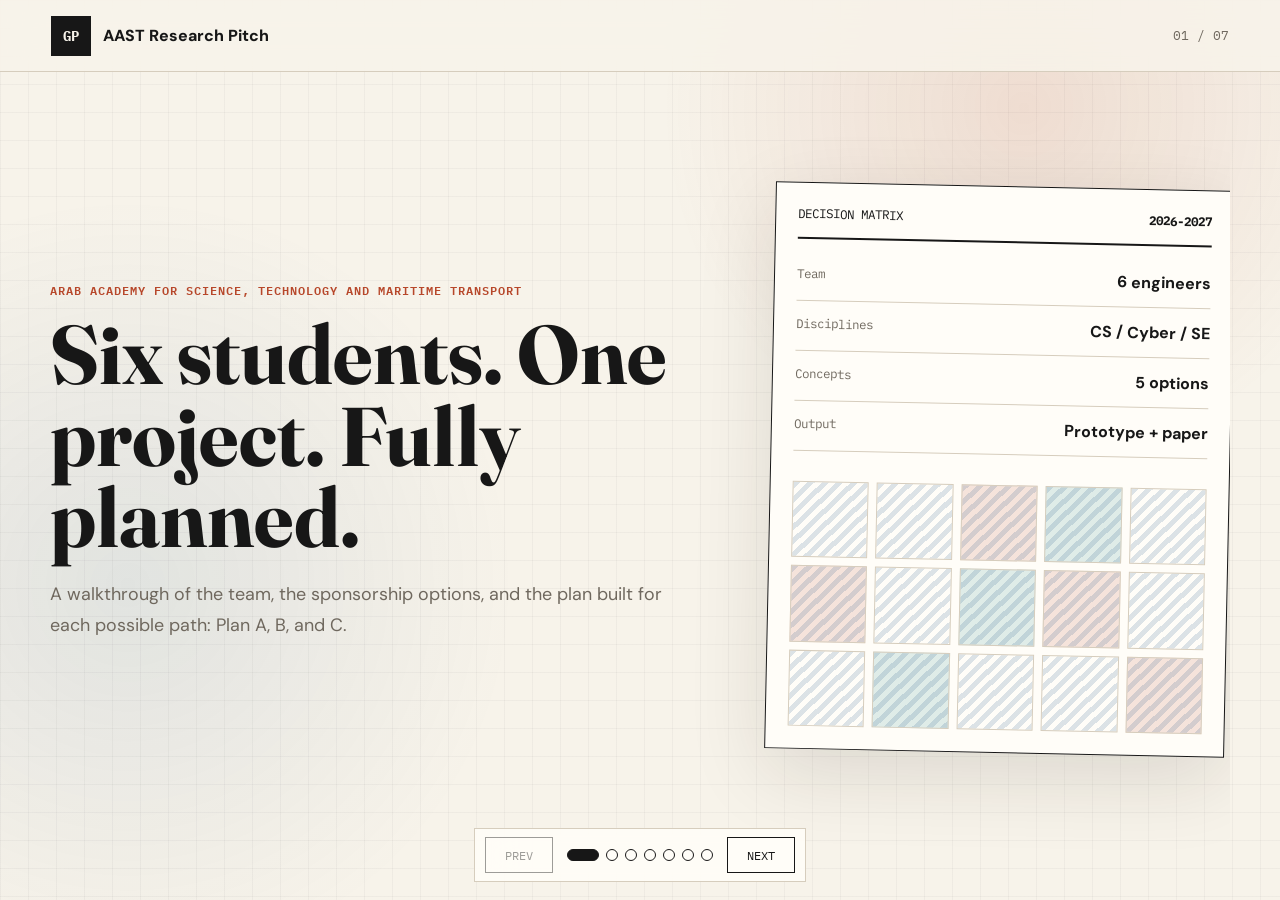
<file: index.html>
<!DOCTYPE html>
<html lang="en">
<head>
  <meta charset="UTF-8" />
  <meta name="viewport" content="width=device-width, initial-scale=1.0" />
  <meta name="description" content="AAST Graduation Project 2026 slide deck - six engineers, three execution paths, and a research-ready pitch." />
  <meta property="og:title" content="AAST GP 2026 - Slide Deck" />
  <meta property="og:description" content="A graduation project pitch by six AAST engineers." />
  <meta property="og:type" content="website" />
  <meta name="twitter:card" content="summary_large_image" />
  <title>AAST GP 2026 - Slide Deck</title>
  <link rel="preconnect" href="https://fonts.googleapis.com" />
  <link rel="preconnect" href="https://fonts.gstatic.com" crossorigin />
  <link href="https://fonts.googleapis.com/css2?family=DM+Sans:wght@400;500;700;800&family=Fraunces:opsz,wght@9..144,700;9..144,800&family=IBM+Plex+Mono:wght@400;500;600&display=swap" rel="stylesheet" />
  <link rel="stylesheet" href="style.css" />
</head>
<body class="deck-body">
  <a class="skip-link" href="#slide-title-0">Skip to slide content</a>
  <header class="site-header deck-header">
    <a class="brand" href="index.html" aria-label="AAST GP 2026 slide deck">
      <span class="brand-mark">GP</span>
      <span>AAST Research Pitch</span>
    </a>
    <div class="deck-counter" aria-live="polite"><span id="slide-current">01</span> / <span id="slide-total">07</span></div>
  </header>

  <main class="deck" id="deck" aria-live="polite">
    <section class="slide active" data-title="Opening">
      <div class="slide-copy">
        <p class="kicker">Arab Academy for Science, Technology and Maritime Transport</p>
        <h1 id="slide-title-0">Six students. One project. Fully planned.</h1>
        <p class="hero-lede">A walkthrough of the team, the sponsorship options, and the plan built for each possible path: Plan A, B, and C.</p>
      </div>
      <div class="decision-board" aria-label="Pitch summary">
        <div class="board-top">
          <span>Decision Matrix</span>
          <strong>2026-2027</strong>
        </div>
        <div class="matrix-lines">
          <div><span>Team</span><strong>6 engineers</strong></div>
          <div><span>Disciplines</span><strong>CS / Cyber / SE</strong></div>
          <div><span>Concepts</span><strong>5 options</strong></div>
          <div><span>Output</span><strong>Prototype + paper</strong></div>
        </div>
        <div class="signal-grid" aria-hidden="true">
          <span></span><span></span><span></span><span></span><span></span>
          <span></span><span></span><span></span><span></span><span></span>
          <span></span><span></span><span></span><span></span><span></span>
        </div>
      </div>
    </section>

    <section class="slide" data-title="Team">
      <div class="slide-copy wide">
        <p class="kicker">01 - The Team</p>
        <h2>Who’s building this.</h2>
        <p class="hero-lede">Three disciplines, one team, enough range to cover engineering, security, and process.</p>
      </div>
      <div class="people-grid deck-people deck-people-minimal">
        <article class="person-card minimal"><div class="member-mark mark-blue">AA</div><div><p class="member-name">Abdullah Ashraf</p><span class="member-major badge-cs">Computer Science</span><div class="link-row"><a href="https://github.com/0Abdullah0Ashraf0" target="_blank" rel="noopener noreferrer">GitHub</a><a href="https://www.linkedin.com/in/abdullah-ashraf-767b112ba/" target="_blank" rel="noopener noreferrer">LinkedIn</a></div></div></article>
        <article class="person-card minimal"><div class="member-mark mark-red">AE</div><div><p class="member-name">Ahmed Ehab</p><span class="member-major badge-cyber">Cybersecurity</span><div class="link-row"><a href="https://github.com/Ahmed0Ehab2405" target="_blank" rel="noopener noreferrer">GitHub</a><a href="https://www.linkedin.com/in/ahmedehab2405/" target="_blank" rel="noopener noreferrer">LinkedIn</a></div></div></article>
        <article class="person-card minimal"><div class="member-mark mark-blue">AM</div><div><p class="member-name">Ahmed Morsy</p><span class="member-major badge-cs">Computer Science</span><div class="link-row"><a href="https://github.com/AHMED-MORSI28" target="_blank" rel="noopener noreferrer">GitHub</a><a href="https://www.linkedin.com/in/ahmedmorsi0/" target="_blank" rel="noopener noreferrer">LinkedIn</a></div></div></article>
        <article class="person-card minimal"><div class="member-mark mark-violet">MS</div><div><p class="member-name">Mahmoud Samer</p><span class="member-major badge-se">Software Engineering</span><div class="link-row"><a href="https://github.com/MahmoudSamerAli" target="_blank" rel="noopener noreferrer">GitHub</a><a href="https://www.linkedin.com/in/mahmoud-samer/" target="_blank" rel="noopener noreferrer">LinkedIn</a></div></div></article>
        <article class="person-card minimal"><div class="member-mark mark-red">MH</div><div><p class="member-name">Mark Hany</p><span class="member-major badge-cyber">Cybersecurity</span><div class="link-row"><a href="https://www.linkedin.com/in/mark-h-morris-03238133b/" target="_blank" rel="noopener noreferrer">LinkedIn</a></div></div></article>
        <article class="person-card minimal"><div class="member-mark mark-teal">OH</div><div><p class="member-name">Omar Hossam</p><span class="member-major badge-cs">Computer Science</span><div class="link-row"><a href="https://github.com/4awmy" target="_blank" rel="noopener noreferrer">GitHub</a><a href="https://www.linkedin.com/in/omar-hossam-4awmy/" target="_blank" rel="noopener noreferrer">LinkedIn</a></div></div></article>
      </div>
    </section>

    <section class="slide" data-title="Supervision">
      <div class="slide-copy wide">
        <p class="kicker">02 - Academic Supervision</p>
        <h2>Working with <span class="highlight-text">Dr. Mahmoud Shawky</span>.</h2>
        <p class="hero-lede placeholder">[Add 2–3 lines here: his relevant expertise, courses he's taught you, or past graduation projects he's supervised.]</p>
        <div class="divider"></div>
        <p class="hero-lede">Whichever company ends up sponsoring the technical side, the academic backbone — research rigor, methodology, and the final paper — stays under his supervision.</p>
      </div>
    </section>

    <section class="slide" data-title="Sponsorship">
      <div class="slide-copy wide">
        <p class="kicker">03 - Sponsorship Landscape</p>
        <h2>Who could fund this.</h2>
        <p class="hero-lede">One path hands us the idea. The rest ask us to bring our own.</p>
      </div>
      <div class="table-wrap deck-grid sponsor-table">
        <div class="trow head">
          <div class="tcell">Company</div>
          <div class="tcell">What they give</div>
          <div class="tcell">What we need</div>
        </div>
        <div class="trow highlight">
          <div class="tcell"><span class="company-brand"><img class="company-logo" src="company%20logos/images%20(2).png" alt="Siemens logo" /><span class="co-name">Siemens</span></span><span class="badge badge-select">Selection</span></div>
          <div class="tcell">Full project idea + technical support</div>
          <div class="tcell">Pass the team interview</div>
        </div>
        <div class="trow">
          <div class="tcell"><span class="company-brand"><img class="company-logo" src="company%20logos/images%20(1).png" alt="Ejada logo" /><span class="co-name">Ejada</span></span><span class="badge badge-open">Open</span></div>
          <div class="tcell">Sponsorship</div>
          <div class="tcell">Bring our own idea</div>
        </div>
        <div class="trow">
          <div class="tcell"><span class="company-brand"><img class="company-logo" src="company%20logos/raya_tech_sa_logos.jpeg" alt="RAYA Tech logo" /><span class="co-name">RAYA Tech</span></span><span class="badge badge-open">Open</span></div>
          <div class="tcell">Sponsorship</div>
          <div class="tcell">Bring our own idea</div>
        </div>
        <div class="trow">
          <div class="tcell"><span class="company-brand"><img class="company-logo" src="company%20logos/shj.png" alt="Microsoft logo" /><span class="co-name">Microsoft</span></span><span class="badge badge-open">Open</span></div>
          <div class="tcell">Sponsorship</div>
          <div class="tcell">Bring our own idea</div>
        </div>
        <div class="trow">
          <div class="tcell"><span class="company-brand"><img class="company-logo" src="company%20logos/images.png" alt="Synapse Analytics logo" /><span class="co-name">Synapse</span></span><span class="badge badge-open">Possible</span></div>
          <div class="tcell">Sponsorship</div>
          <div class="tcell">Bring our own idea</div>
        </div>
      </div>
    </section>

    <section class="slide" id="plans" data-title="Plan">
      <div class="slide-copy wide">
        <p class="kicker">04 - Our Plan</p>
        <h2>Three paths, one outcome.</h2>
        <p class="hero-lede">We're not betting everything on one company saying yes.</p>
      </div>
      <div class="plan-grid deck-grid">
        <article class="plan-card selected"><span>Plan A</span><h3>Siemens track</h3><p>Pass the Siemens interviews as a team. If accepted, we get the project idea and full technical support.</p></article>
        <article class="plan-card"><span>Plan B</span><h3>Own idea + sponsor</h3><p>We brainstorm an original idea and pitch it for sponsorship from Ejada, RAYA Tech, Microsoft, or Synapse.</p></article>
        <article class="plan-card"><span>Plan C</span><h3>Independent build</h3><p>If no sponsorship comes through, we execute our own idea independently.</p></article>
      </div>
      <div class="constant-note">Constant: a working prototype and research paper on the project.</div>
    </section>

    <section class="slide" data-title="Timeline">
      <div class="slide-copy wide">
        <p class="kicker">05 - Timeline</p>
        <h2>Where each milestone lands.</h2>
      </div>
      <div class="timeline-flow deck-grid">
        <div class="timeline-card"><span>01</span><h3>Siemens interview</h3><p>Selection gate.</p></div>
        <div class="timeline-card"><span>02</span><h3>Decision checkpoint</h3><p>Pick the next track.</p></div>
        <div class="timeline-card"><span>03</span><h3>Own idea lock</h3><p>Freeze the concept we can pitch.</p></div>
        <div class="timeline-card"><span>04</span><h3>Sponsor outreach</h3><p>Target Ejada, RAYA Tech, Microsoft, Synapse.</p></div>
        <div class="timeline-card"><span>05</span><h3>Research build</h3><p>Paper, prototype, and execution start together.</p></div>
      </div>
      <div class="timeline-foot">If Siemens does not select us, the path moves cleanly into Plan B with no reset of the project structure.</div>
    </section>

    <section class="slide ideas-slide" data-title="Ideas">
      <div class="slide-copy wide">
        <p class="kicker">06 - Our Project Ideas</p>
        <h2>Five concepts. Any one of them is buildable.</h2>
        <p class="hero-lede">The final direction depends on the sponsorship path, but the concept set stays fixed and ranked.</p>
      </div>
      <div class="idea-grid deck-ideas">
        <a class="idea-card blue" href="idea-5.html">
          <span>01</span>
          <h3>StudyX</h3>
          <p>A structured revision workspace that turns notes, PDFs, and recordings into summaries, flashcards, and quizzes.</p>
        </a>
        <a class="idea-card green" href="idea-2.html">
          <span>02</span>
          <h3>Local LLM &amp; RAG for University</h3>
          <p>A campus knowledge assistant grounded in university policies, course catalogs, and academic documents.</p>
        </a>
        <a class="idea-card red" href="idea-1.html">
          <span>03</span>
          <h3>Local AI Agent for SMBs</h3>
          <p>A private on-premise assistant for small businesses that need automation without sending data off-site.</p>
        </a>
        <a class="idea-card green" href="idea-4.html">
          <span>04</span>
          <h3>AI Immune System</h3>
          <p>An imaging assistant for anomaly detection and classification in blood cell imagery.</p>
        </a>
        <a class="idea-card violet" href="SamiEE_Smart_Glove_Presentation.html">
          <span>05</span>
          <h3>Sami'ee (سميع)</h3>
          <p>Sign-to-Egyptian-Arabic hardware that translates gestures into text and speech.</p>
        </a>
      </div>
    </section>

  </main>

  <nav class="deck-controls" aria-label="Slide controls">
    <button class="deck-button" id="prev-slide" type="button" aria-label="Previous slide">Prev</button>
    <div class="dot-nav" id="dot-nav" aria-label="Slide list"></div>
    <button class="deck-button" id="next-slide" type="button" aria-label="Next slide">Next</button>
  </nav>

  <script src="script.js"></script>
</body>
</html>
</file>
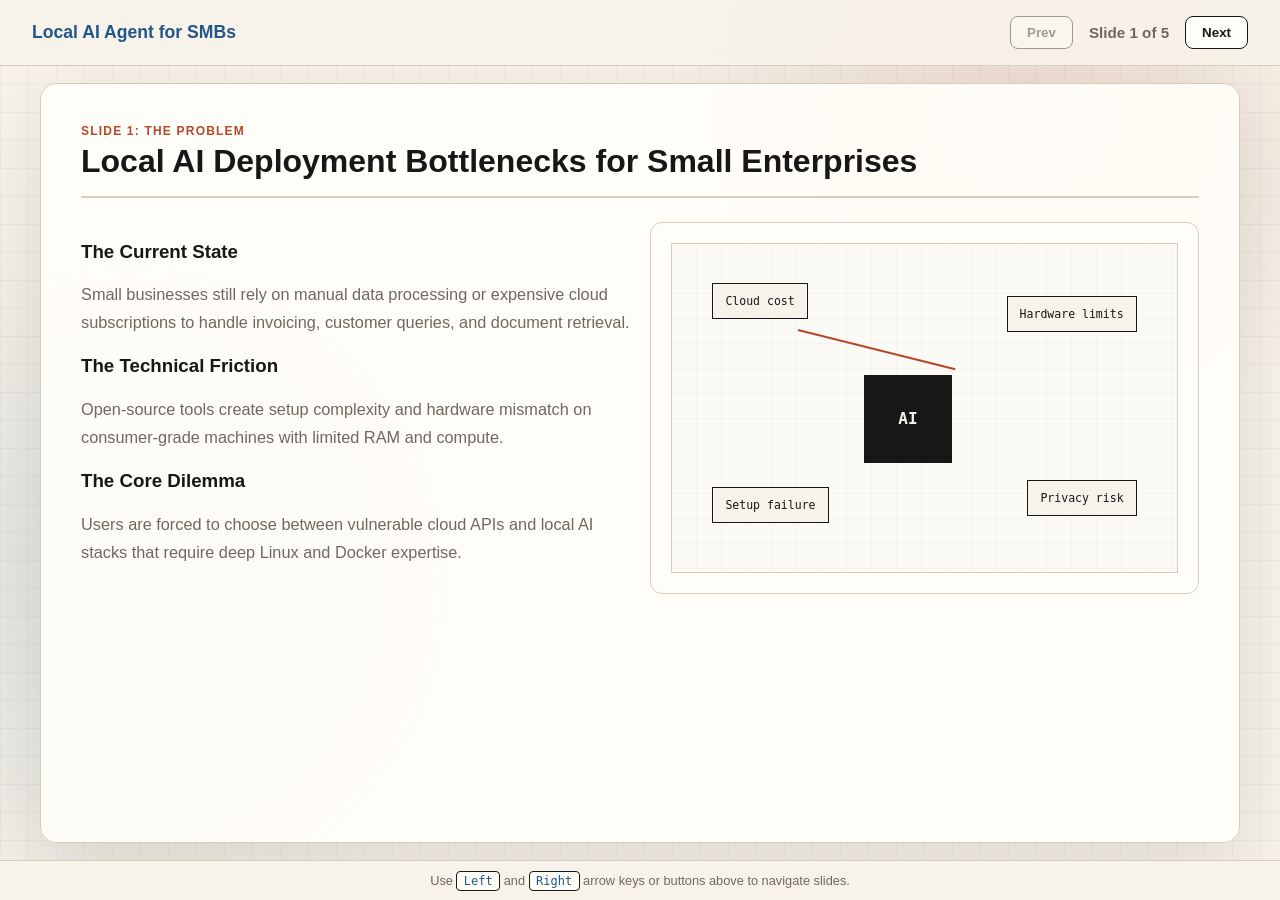
<file: idea-1.html>
<!DOCTYPE html>
<html lang="en">
<head>
  <meta charset="UTF-8" />
  <meta name="viewport" content="width=device-width, initial-scale=1.0" />
  <meta name="description" content="Local AI Agent for SMBs - AAST graduation project concept." />
  <title>Local AI Agent for SMBs - AAST GP 2026</title>
  <style>
    :root {
      --paper: #f7f3ea;
      --paper-2: #ebe5d8;
      --ink: #171717;
      --muted: #6f685e;
      --line: #d6cdbd;
      --blue: #235789;
      --teal: #0c7c7c;
      --red: #b7472a;
      --green: #4f7d45;
      --violet: #5d4c86;
      --cyan: #0f8f87;
      --coral: #c55339;
      --paper-dim: #82796c;
      --white: #fffdf8;
      --shadow: 0 24px 80px rgba(32, 25, 15, 0.12);
      --display: "Fraunces", Georgia, serif;
      --body: "DM Sans", Arial, sans-serif;
      --mono: "IBM Plex Mono", monospace;
    }

    * { box-sizing: border-box; }
    html { scroll-behavior: smooth; }
    body {
      margin: 0;
      font-family: var(--body);
      background:
        linear-gradient(rgba(23, 23, 23, 0.035) 1px, transparent 1px),
        linear-gradient(90deg, rgba(23, 23, 23, 0.035) 1px, transparent 1px),
        var(--paper);
      background-size: 28px 28px;
      color: var(--ink);
      overflow: hidden;
      height: 100vh;
      display: flex;
      flex-direction: column;
    }
    body::before {
      content: "";
      position: fixed;
      inset: 0;
      pointer-events: none;
      background: radial-gradient(circle at 80% 12%, rgba(183, 71, 42, 0.13), transparent 28%),
                  radial-gradient(circle at 10% 65%, rgba(35, 87, 137, 0.10), transparent 30%);
      z-index: -1;
    }
    a { color: inherit; }
    .top-bar {
      display: flex;
      justify-content: space-between;
      align-items: center;
      padding: 1rem 2rem;
      background: rgba(247, 243, 234, 0.88);
      border-bottom: 1px solid var(--line);
      backdrop-filter: blur(18px);
      z-index: 10;
    }
    .deck-title {
      font-size: 1.1rem;
      font-weight: 700;
      color: var(--blue);
    }
    .nav-controls { display: flex; align-items: center; gap: 1rem; }
    .btn {
      background: var(--white);
      color: var(--ink);
      border: 1px solid var(--ink);
      padding: 0.5rem 1rem;
      border-radius: 0.5rem;
      cursor: pointer;
      font-weight: 600;
    }
    .btn:hover:not(:disabled) { background: var(--ink); color: var(--paper); }
    .btn:disabled { opacity: 0.4; cursor: not-allowed; }
    .slide-counter { font-size: 0.95rem; color: var(--muted); font-weight: 600; min-width: 80px; text-align: center; }

    .viewport {
      flex: 1;
      position: relative;
      overflow: hidden;
      padding: 2rem;
      display: flex;
      justify-content: center;
      align-items: center;
    }
    .slide {
      position: absolute;
      width: 100%;
      max-width: 1200px;
      height: calc(100vh - 140px);
      max-height: 800px;
      background: rgba(255, 253, 248, 0.94);
      border: 1px solid var(--line);
      border-radius: 1rem;
      padding: 2.5rem;
      display: flex;
      flex-direction: column;
      justify-content: space-between;
      box-shadow: var(--shadow);
      opacity: 0;
      transform: translateX(50px);
      pointer-events: none;
      transition: all 0.4s cubic-bezier(0.16, 1, 0.3, 1);
      overflow-y: auto;
    }
    .slide.active { opacity: 1; transform: translateX(0); pointer-events: auto; z-index: 2; }
    .slide-header { margin-bottom: 1.5rem; border-bottom: 2px solid var(--line); padding-bottom: 1rem; }
    .slide-tag { text-transform: uppercase; font-size: 0.75rem; letter-spacing: 0.1em; color: var(--red); font-weight: 700; margin-bottom: 0.3rem; }
    .slide-title { font-size: 2rem; font-weight: 800; color: var(--ink); }
    .content-area { flex: 1; display: flex; flex-direction: column; gap: 1.5rem; justify-content: center; }
    .grid-2, .grid-3, .grid-2x2 { display: grid; gap: 1.25rem; }
    .grid-2 { grid-template-columns: 1fr 1fr; }
    .grid-3 { grid-template-columns: repeat(3, 1fr); }
    .grid-2x2 { grid-template-columns: 1fr 1fr; }
    .card {
      background: rgba(255, 253, 248, 0.88);
      border: 1px solid var(--line);
      border-radius: 0.75rem;
      padding: 1.25rem;
    }
    .card-title { font-size: 1.1rem; font-weight: 700; color: var(--blue); margin-bottom: 0.5rem; }
    .card-text { color: var(--muted); font-size: 0.95rem; line-height: 1.55; }
    .pipeline { display: flex; align-items: center; justify-content: space-between; gap: 0.75rem; margin: 1.5rem 0; }
    .pipeline-step {
      flex: 1;
      background: rgba(255, 253, 248, 0.92);
      border: 1px solid var(--blue);
      border-radius: 0.75rem;
      padding: 1.25rem 1rem;
      text-align: center;
    }
    .pipeline-step h4 { color: var(--teal); font-size: 1rem; margin-bottom: 0.4rem; }
    .pipeline-step p { color: var(--muted); font-size: 0.85rem; line-height: 1.4; }
    .pipeline-arrow { color: var(--blue); font-size: 1.5rem; font-weight: bold; }
    .tier-card { background: rgba(255, 253, 248, 0.88); border: 1px solid var(--line); border-radius: 0.75rem; padding: 1.5rem; }
    .tier-card.featured { border-color: var(--teal); }
    .tier-badge { display: inline-block; padding: 0.25rem 0.6rem; border-radius: 999px; background: rgba(12, 124, 124, 0.08); color: var(--teal); font-family: var(--mono); font-size: 0.68rem; text-transform: uppercase; margin-bottom: 0.75rem; }
    .tier-title { font-size: 1.15rem; font-weight: 700; color: var(--ink); margin-bottom: 0.25rem; }
    .tier-subtitle { font-size: 0.85rem; color: var(--blue); margin-bottom: 1rem; font-weight: 600; }
    .tier-list { list-style: none; color: var(--muted); font-size: 0.9rem; line-height: 1.6; padding: 0; margin: 0; }
    .tier-list li { position: relative; padding-left: 1.25rem; margin-bottom: 0.5rem; }
    .tier-list li::before { content: ""; position: absolute; left: 0; top: 0.55em; width: 0.45rem; height: 0.45rem; border-radius: 50%; background: var(--blue); }
    .footer {
      text-align: center;
      padding: 0.75rem;
      font-size: 0.8rem;
      color: var(--muted);
      background: rgba(247, 243, 234, 0.92);
      border-top: 1px solid var(--line);
    }
    .kbd { background: var(--white); border: 1px solid var(--ink); border-radius: 0.25rem; padding: 0.1rem 0.4rem; font-family: monospace; color: var(--blue); font-size: 0.75rem; }
    .detail-lede { color: var(--muted); line-height: 1.7; font-size: 1.02rem; }
    .visual-panel {
      background: rgba(255, 253, 248, 0.88);
      border: 1px solid var(--line);
      border-radius: 12px;
      min-height: 250px;
      display: flex;
      align-items: center;
      justify-content: center;
      padding: 20px;
      text-align: center;
    }
    .chip, .node, .trace { position: absolute; border: 1px solid var(--ink); background: var(--paper); }
    .node { width: 88px; height: 88px; display: grid; place-items: center; font-family: var(--mono); font-weight: 600; }
    .chip { padding: 10px 12px; font-family: var(--mono); font-size: 0.72rem; }
    .trace { height: 2px; background: var(--red); border: 0; transform-origin: left center; }
    .screen {
      width: 100%;
      min-height: 330px;
      position: relative;
      border: 1px solid var(--line);
      background:
        linear-gradient(90deg, transparent 24px, rgba(23, 23, 23, 0.05) 25px),
        linear-gradient(transparent 24px, rgba(23, 23, 23, 0.05) 25px),
        #fbfaf5;
      background-size: 25px 25px;
      overflow: hidden;
    }
    .tag-row { display: flex; flex-wrap: wrap; gap: 8px; margin-top: 24px; }
    .tag-row span { border: 1px solid var(--line); background: var(--white); padding: 8px 10px; font-family: var(--mono); font-size: 0.75rem; }
    .section.page-end { padding-bottom: clamp(58px, 9vw, 120px); }
    .detail-grid { display: grid; grid-template-columns: repeat(2, 1fr); gap: 18px; }
    .detail-card { background: var(--white); border: 1px solid var(--line); padding: 24px; }
    .detail-card p, .detail-card li { color: var(--muted); line-height: 1.7; }
    .detail-card ul { margin: 0; padding-left: 18px; }
    .slide .deck-grid, .slide .deck-people, .slide .deck-ideas, .slide .constant-note { grid-column: 1 / -1; }
    .slide-copy.wide { grid-column: 1 / -1; align-self: end; }
    .final-slide { grid-template-columns: 1fr; align-content: center; }
    @media (max-width: 900px) {
      .grid-2, .grid-3, .grid-2x2, .detail-grid { grid-template-columns: 1fr; }
      .pipeline { flex-direction: column; }
      .pipeline-arrow { transform: rotate(90deg); }
      .slide { padding: 1.5rem; height: calc(100vh - 120px); }
      .slide-title { font-size: 1.5rem; }
    }
  </style>
</head>
<body>
  <div class="top-bar">
    <div class="deck-title">Local AI Agent for SMBs</div>
    <div class="nav-controls">
      <button class="btn" id="prevBtn" onclick="changeSlide(-1)">Prev</button>
      <div class="slide-counter" id="counter">Slide 1 of 5</div>
      <button class="btn" id="nextBtn" onclick="changeSlide(1)">Next</button>
    </div>
  </div>

  <div class="viewport">
    <div class="slide active">
      <div>
        <div class="slide-header">
          <div class="slide-tag">Slide 1: The Problem</div>
          <div class="slide-title">Local AI Deployment Bottlenecks for Small Enterprises</div>
        </div>
        <div class="content-area">
          <div class="grid-2">
            <div>
              <h3>The Current State</h3>
              <p class="detail-lede">Small businesses still rely on manual data processing or expensive cloud subscriptions to handle invoicing, customer queries, and document retrieval.</p>
              <h3>The Technical Friction</h3>
              <p class="detail-lede">Open-source tools create setup complexity and hardware mismatch on consumer-grade machines with limited RAM and compute.</p>
              <h3>The Core Dilemma</h3>
              <p class="detail-lede">Users are forced to choose between vulnerable cloud APIs and local AI stacks that require deep Linux and Docker expertise.</p>
            </div>
            <div class="visual-panel">
              <div class="screen">
                <div class="chip" style="left:8%;top:12%;">Cloud cost</div>
                <div class="chip" style="right:8%;top:16%;">Hardware limits</div>
                <div class="node" style="left:38%;top:40%;background:#171717;color:#f7f3ea;">AI</div>
                <div class="chip" style="left:8%;bottom:15%;">Setup failure</div>
                <div class="chip" style="right:8%;bottom:17%;">Privacy risk</div>
                <div class="trace" style="left:25%;top:26%;width:32%;transform:rotate(14deg);"></div>
              </div>
            </div>
          </div>
        </div>
      </div>
    </div>

    <div class="slide">
      <div>
        <div class="slide-header">
          <div class="slide-tag">Slide 2: What We Build</div>
          <div class="slide-title">Edge-AI Provisioner: Automated Constraint-Aware Engine</div>
        </div>
        <div class="content-area">
          <p class="detail-lede"><strong>The Core System:</strong> A self-contained local application that automates and optimizes the design and deployment of local AI environments based on hardware constraints.</p>
          <div class="grid-3">
            <div class="card"><div class="card-title">1. Automated Hardware Auditing</div><div class="card-text">Reads host specs and available VRAM/RAM without manual user input.</div></div>
            <div class="card"><div class="card-title">2. Constraint-Aware Routing</div><div class="card-text">Matches business needs to hardware-appropriate open-weight models using constraint satisfaction.</div></div>
            <div class="card"><div class="card-title">3. Actionable Execution</div><div class="card-text">Delivers a ready-to-deploy Docker Compose package or installation script tailored to the machine.</div></div>
          </div>
          <div class="visual-panel">
            <div class="screen">
              <div class="chip" style="left:10%;top:16%;">Business needs</div>
              <div class="chip" style="right:12%;top:16%;">Hardware audit</div>
              <div class="node" style="left:41%;top:36%;background:#171717;color:#f7f3ea;">Engine</div>
              <div class="chip" style="left:10%;bottom:14%;">Docker stack</div>
              <div class="chip" style="right:12%;bottom:14%;">Install script</div>
            </div>
          </div>
        </div>
      </div>
    </div>

    <div class="slide">
      <div>
        <div class="slide-header">
          <div class="slide-tag">Slide 3: How It Works</div>
          <div class="slide-title">System Architecture & Resource-Matching Pipeline</div>
        </div>
        <div class="content-area">
          <div class="pipeline">
            <div class="pipeline-step"><h4>Input Layer</h4><p>Hardware profiler and user interview dashboard</p></div>
            <div class="pipeline-arrow">→</div>
            <div class="pipeline-step"><h4>Normalization</h4><p>Structured JSON profile and constraint layer</p></div>
            <div class="pipeline-arrow">→</div>
            <div class="pipeline-step"><h4>Decision Engine</h4><p>Catalog matching and model selection logic</p></div>
            <div class="pipeline-arrow">→</div>
            <div class="pipeline-step"><h4>Output</h4><p>YAML / shell scripts and UI recommendations</p></div>
          </div>
          <div class="grid-2">
            <div class="card"><div class="card-title">Core Processing</div><div class="card-text">A deterministic matching engine uses a curated DB of vetted AI repos to fit models and vector DBs to available memory.</div></div>
            <div class="card"><div class="card-title">Integration Layer</div><div class="card-text">Custom deployment scripts are exposed to the frontend UI for direct execution by the user.</div></div>
          </div>
        </div>
      </div>
    </div>

    <div class="slide">
      <div>
        <div class="slide-header">
          <div class="slide-tag">Slide 4: Research Angle</div>
          <div class="slide-title">Academic Contribution & Comparative Evaluation</div>
        </div>
        <div class="content-area">
          <p class="detail-lede"><strong>The Thesis Question:</strong> How does our Constraint-Aware Provisioning Algorithm compare against manual system administration under strict memory constraints?</p>
          <div class="grid-2x2">
            <div class="card"><div class="card-title">Deployment Latency</div><div class="card-text">Time from boot to a functional local vector database query.</div></div>
            <div class="card"><div class="card-title">Configuration Accuracy</div><div class="card-text">Failed container starts and OOM errors versus baseline guides.</div></div>
            <div class="card"><div class="card-title">Resource Efficiency</div><div class="card-text">Peak RAM/VRAM footprint of the recommended stack.</div></div>
            <div class="card"><div class="card-title">Engine Scalability</div><div class="card-text">Decision-engine processing time as the catalog grows.</div></div>
          </div>
        </div>
      </div>
    </div>

    <div class="slide">
      <div>
        <div class="slide-header">
          <div class="slide-tag">Slide 5: Scoping & Execution</div>
          <div class="slide-title">Project Feasibility & Scalable Execution Tiers</div>
        </div>
        <div class="content-area">
          <div class="grid-3">
            <div class="tier-card featured"><div class="tier-badge">MVP</div><div class="tier-title">Tier 1: The MVP</div><div class="tier-subtitle">Guaranteed Deliverable</div><ul class="tier-list"><li>Hardware profile and user interview.</li><li>Static catalog of key archetypes.</li><li>Blueprints and scripts.</li></ul></div>
            <div class="tier-card"><div class="tier-title">Tier 2: Target System</div><div class="tier-subtitle">Full Academic Scope</div><ul class="tier-list"><li>Automatic Docker startup.</li><li>Complete benchmarking suite.</li><li>End-to-end integration.</li></ul></div>
            <div class="tier-card"><div class="tier-title">Tier 3: Future Scope</div><div class="tier-subtitle">Stretch Goals</div><ul class="tier-list"><li>Distributed AI clusters.</li><li>Auto-install Linux on bare metal.</li><li>Self-learning feedback loops.</li></ul></div>
          </div>
        </div>
      </div>
    </div>
  </div>

  <div class="footer">Use <span class="kbd">Left</span> and <span class="kbd">Right</span> arrow keys or buttons above to navigate slides.</div>

  <script>
    let currentSlide = 0;
    const slides = document.querySelectorAll('.slide');
    const counter = document.getElementById('counter');
    const prevBtn = document.getElementById('prevBtn');
    const nextBtn = document.getElementById('nextBtn');

    function updateDeck() {
      slides.forEach((slide, index) => slide.classList.toggle('active', index === currentSlide));
      counter.innerText = `Slide ${currentSlide + 1} of ${slides.length}`;
      prevBtn.disabled = currentSlide === 0;
      nextBtn.disabled = currentSlide === slides.length - 1;
    }
    function changeSlide(direction) {
      const nextIndex = currentSlide + direction;
      if (nextIndex >= 0 && nextIndex < slides.length) {
        currentSlide = nextIndex;
        updateDeck();
      }
    }
    document.addEventListener('keydown', (e) => {
      if (e.key === 'ArrowRight' || e.key === 'PageDown' || e.key === ' ') changeSlide(1);
      if (e.key === 'ArrowLeft' || e.key === 'PageUp') changeSlide(-1);
    });
    updateDeck();
  </script>
</body>
</html>
</file>
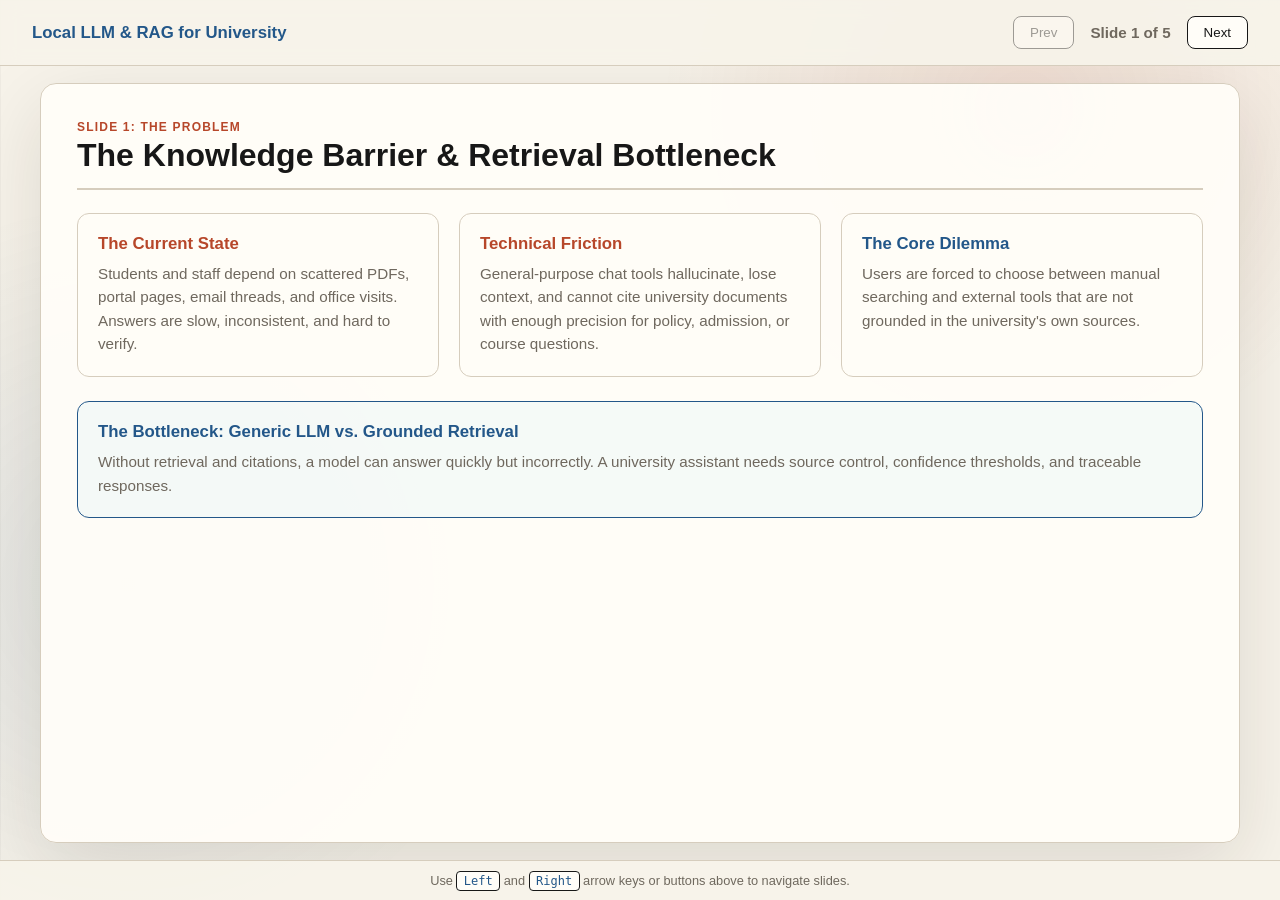
<file: idea-2.html>
<!DOCTYPE html>
<html lang="en">
<head>
  <meta charset="UTF-8">
  <meta name="viewport" content="width=device-width, initial-scale=1.0">
  <title>Local LLM & RAG for University - Technical Deck</title>
  <style>
    :root {
      --bg-primary: #0f172a;
      --bg-card: #1e293b;
      --bg-card-hover: #334155;
      --text-main: #f8fafc;
      --text-muted: #94a3b8;
      --accent-cyan: #38bdf8;
      --accent-emerald: #10b981;
      --accent-amber: #f59e0b;
      --accent-rose: #f43f5e;
      --border-color: #334155;
      --font-family: 'Segoe UI', system-ui, -apple-system, sans-serif;
    }

    * { box-sizing: border-box; margin: 0; padding: 0; }
    html, body { height: 100%; }
    body {
      background-color: var(--bg-primary);
      color: var(--text-main);
      font-family: var(--font-family);
      overflow: hidden;
      display: flex;
      flex-direction: column;
    }

    .top-bar {
      display: flex;
      justify-content: space-between;
      align-items: center;
      padding: 1rem 2rem;
      background-color: rgba(30, 41, 59, 0.8);
      border-bottom: 1px solid var(--border-color);
      backdrop-filter: blur(10px);
      z-index: 10;
    }
    .deck-title {
      font-size: 1.05rem;
      font-weight: 600;
      color: var(--accent-cyan);
    }
    .nav-controls {
      display: flex;
      align-items: center;
      gap: 1rem;
    }
    .btn {
      background-color: var(--bg-card);
      color: var(--text-main);
      border: 1px solid var(--border-color);
      padding: 0.5rem 1rem;
      border-radius: 0.5rem;
      cursor: pointer;
      font-weight: 500;
      transition: all 0.2s ease;
    }
    .btn:hover:not(:disabled) {
      background-color: var(--accent-cyan);
      color: #000;
      border-color: var(--accent-cyan);
    }
    .btn:disabled { opacity: 0.4; cursor: not-allowed; }
    .slide-counter {
      font-size: 0.95rem;
      color: var(--text-muted);
      font-weight: 600;
      min-width: 80px;
      text-align: center;
    }

    .viewport {
      flex: 1;
      position: relative;
      overflow: hidden;
      padding: 2rem;
      display: flex;
      justify-content: center;
      align-items: center;
    }
    .slide {
      position: absolute;
      width: 100%;
      max-width: 1200px;
      height: calc(100vh - 140px);
      max-height: 800px;
      background-color: var(--bg-card);
      border: 1px solid var(--border-color);
      border-radius: 1rem;
      padding: 2.25rem;
      display: flex;
      flex-direction: column;
      justify-content: space-between;
      box-shadow: 0 20px 25px -5px rgba(0, 0, 0, 0.3), 0 10px 10px -5px rgba(0, 0, 0, 0.2);
      opacity: 0;
      transform: translateX(50px);
      pointer-events: none;
      transition: all 0.4s cubic-bezier(0.16, 1, 0.3, 1);
      overflow-y: auto;
    }
    .slide.active { opacity: 1; transform: translateX(0); pointer-events: auto; z-index: 2; }
    .slide-header {
      margin-bottom: 1.4rem;
      border-bottom: 2px solid var(--border-color);
      padding-bottom: 1rem;
    }
    .slide-tag {
      text-transform: uppercase;
      font-size: 0.75rem;
      letter-spacing: 0.1em;
      color: var(--accent-emerald);
      font-weight: 700;
      margin-bottom: 0.3rem;
    }
    .slide-title {
      font-size: 2rem;
      font-weight: 800;
      color: var(--text-main);
      line-height: 1.05;
    }
    .content-area {
      flex: 1;
      display: flex;
      flex-direction: column;
      gap: 1.5rem;
      justify-content: center;
    }
    .grid-2, .grid-3, .grid-2x2 {
      display: grid;
      gap: 1.25rem;
    }
    .grid-2 { grid-template-columns: 1fr 1fr; }
    .grid-3 { grid-template-columns: repeat(3, 1fr); }
    .grid-2x2 { grid-template-columns: 1fr 1fr; grid-template-rows: auto auto; }
    .card {
      background-color: rgba(15, 23, 42, 0.6);
      border: 1px solid var(--border-color);
      border-radius: 0.75rem;
      padding: 1.25rem;
    }
    .card:hover { border-color: var(--accent-cyan); }
    .card-title {
      font-size: 1.05rem;
      font-weight: 700;
      color: var(--accent-cyan);
      margin-bottom: 0.5rem;
    }
    .card-text {
      color: var(--text-muted);
      font-size: 0.95rem;
      line-height: 1.55;
    }
    .pipeline {
      display: flex;
      align-items: stretch;
      justify-content: space-between;
      gap: 0.75rem;
      margin: 1.5rem 0;
    }
    .pipeline-step {
      flex: 1;
      background: linear-gradient(135deg, rgba(30, 41, 59, 0.8), rgba(15, 23, 42, 0.9));
      border: 1px solid var(--accent-cyan);
      border-radius: 0.75rem;
      padding: 1.2rem 1rem;
      text-align: center;
    }
    .pipeline-step h4 { color: var(--accent-emerald); font-size: 1rem; margin-bottom: 0.4rem; }
    .pipeline-step p { color: var(--text-muted); font-size: 0.85rem; line-height: 1.4; }
    .pipeline-arrow { color: var(--accent-cyan); font-size: 1.5rem; font-weight: bold; align-self: center; }
    .tier-card {
      background: rgba(15, 23, 42, 0.6);
      border-radius: 0.75rem;
      border: 1px solid var(--border-color);
      padding: 1.5rem;
      position: relative;
    }
    .tier-card.featured {
      border-color: var(--accent-emerald);
      background: linear-gradient(180deg, rgba(16, 185, 129, 0.1) 0%, rgba(15, 23, 42, 0.6) 100%);
    }
    .tier-badge {
      position: absolute;
      top: 0;
      right: 0;
      background: var(--accent-emerald);
      color: #000;
      font-size: 0.7rem;
      font-weight: 800;
      padding: 0.25rem 0.75rem;
      border-bottom-left-radius: 0.5rem;
      text-transform: uppercase;
    }
    .tier-title { font-size: 1.15rem; font-weight: 700; color: var(--text-main); margin-bottom: 0.25rem; }
    .tier-subtitle { font-size: 0.85rem; color: var(--accent-cyan); margin-bottom: 1rem; font-weight: 600; }
    .tier-list {
      list-style: none;
      color: var(--text-muted);
      font-size: 0.9rem;
      line-height: 1.6;
    }
    .tier-list li { position: relative; padding-left: 1.25rem; margin-bottom: 0.5rem; }
    .tier-list li::before { content: ""; position: absolute; left: 0; top: 0.55em; width: 0.45rem; height: 0.45rem; border-radius: 50%; background: var(--accent-cyan); }.footer {
      text-align: center;
      padding: 0.75rem;
      font-size: 0.8rem;
      color: var(--text-muted);
      background-color: var(--bg-primary);
      border-top: 1px solid var(--border-color);
    }
    .kbd {
      background-color: var(--bg-card);
      border: 1px solid var(--border-color);
      border-radius: 0.25rem;
      padding: 0.1rem 0.4rem;
      font-family: monospace;
      color: var(--accent-cyan);
      font-size: 0.75rem;
    }
    @media (max-width: 900px) {
      .grid-2, .grid-3, .grid-2x2 { grid-template-columns: 1fr; }
      .pipeline { flex-direction: column; }
      .pipeline-arrow { transform: rotate(90deg); }
      .slide { padding: 1.5rem; height: calc(100vh - 120px); }
      .slide-title { font-size: 1.5rem; }
    }
  </style>
  <style>
    :root {
      --bg-primary: #f7f3ea;
      --bg-card: #fffdf8;
      --bg-card-hover: #f0eadf;
      --text-main: #171717;
      --text-muted: #6f685e;
      --accent-cyan: #235789;
      --accent-emerald: #0c7c7c;
      --accent-amber: #b7472a;
      --accent-rose: #b7472a;
      --border-color: #d6cdbd;
      --font-family: 'DM Sans', Arial, sans-serif;
    }

    body {
      background:
        linear-gradient(rgba(23, 23, 23, 0.035) 1px, transparent 1px),
        linear-gradient(90deg, rgba(23, 23, 23, 0.035) 1px, transparent 1px),
        var(--bg-primary) !important;
      background-size: 28px 28px;
      color: var(--text-main) !important;
    }

    body::before {
      content: "";
      position: fixed;
      inset: 0;
      pointer-events: none;
      background: radial-gradient(circle at 80% 12%, rgba(183, 71, 42, 0.13), transparent 28%),
                  radial-gradient(circle at 10% 65%, rgba(35, 87, 137, 0.10), transparent 30%);
      z-index: -1;
    }

    .top-bar,
    .controls {
      background: rgba(247, 243, 234, 0.92);
      border-color: #d6cdbd;
      color: var(--text-main);
    }

    .deck-title { color: var(--accent-cyan); }

    .btn {
      background: var(--white, #fffdf8);
      color: var(--ink, #171717);
      border: 1px solid var(--ink, #171717);
    }

    .btn:hover:not(:disabled) {
      background: var(--ink, #171717);
      color: var(--paper, #f7f3ea);
      border-color: var(--ink, #171717);
    }

    .slide {
      background: rgba(255, 253, 248, 0.94);
      border-color: #d6cdbd;
      color: var(--text-main);
      box-shadow: 0 24px 80px rgba(32, 25, 15, 0.12);
    }

    .slide-header {
      border-bottom-color: #d6cdbd;
    }

    .slide-tag {
      color: var(--accent-amber);
    }

    .slide-title,
    h1 {
      color: var(--text-main);
    }

    .card,
    .tier-card,
    .metric-card,
    .pillar-card,
    .visual-panel {
      background: rgba(255, 253, 248, 0.88);
      border-color: #d6cdbd;
      color: var(--text-main);
    }

    .card:hover,
    .tier-card:hover,
    .metric-card:hover {
      border-color: var(--accent-cyan);
    }

    .card-text,
    .metric-card p,
    .tier-card p,
    p,
    li {
      color: var(--text-muted);
    }

    .card-title,
    .pipeline-step h4,
    .tier-subtitle {
      color: var(--accent-cyan);
    }

    .pipeline-step,
    .flow-step {
      background: rgba(255, 253, 248, 0.92);
      border-color: var(--accent-cyan);
      color: var(--text-main);
    }

    .pipeline-arrow {
      color: var(--accent-cyan);
    }

    .tier-card.mvp { border-top-color: var(--accent-cyan); }
    .tier-card.target { border-top-color: var(--blue, #235789); }
    .tier-card.future { border-top-color: var(--text-muted); }

    .footer {
      background: rgba(247, 243, 234, 0.92);
      border-top-color: #d6cdbd;
      color: var(--text-muted);
    }

    .kbd {
      background: var(--white, #fffdf8);
      color: var(--accent-cyan);
      border-color: var(--ink, #171717);
    }
  </style>
</head>
<body>
  <div class="top-bar">
    <div class="deck-title">Local LLM & RAG for University</div>
    <div class="nav-controls">
      <button class="btn" id="prevBtn" onclick="changeSlide(-1)">Prev</button>
      <div class="slide-counter" id="counter">Slide 1 of 5</div>
      <button class="btn" id="nextBtn" onclick="changeSlide(1)">Next</button>
    </div>
  </div>

  <div class="viewport">
    <div class="slide active">
      <div>
        <div class="slide-header">
          <div class="slide-tag">Slide 1: The Problem</div>
          <div class="slide-title">The Knowledge Barrier & Retrieval Bottleneck</div>
        </div>
        <div class="content-area">
          <div class="grid-3">
            <div class="card">
              <div class="card-title" style="color: var(--accent-rose);">The Current State</div>
              <div class="card-text">Students and staff depend on scattered PDFs, portal pages, email threads, and office visits. Answers are slow, inconsistent, and hard to verify.</div>
            </div>
            <div class="card">
              <div class="card-title" style="color: var(--accent-amber);">Technical Friction</div>
              <div class="card-text">General-purpose chat tools hallucinate, lose context, and cannot cite university documents with enough precision for policy, admission, or course questions.</div>
            </div>
            <div class="card">
              <div class="card-title" style="color: var(--accent-cyan);">The Core Dilemma</div>
              <div class="card-text">Users are forced to choose between manual searching and external tools that are not grounded in the university's own sources.</div>
            </div>
          </div>
          <div class="card" style="background: rgba(56, 189, 248, 0.05); border-color: var(--accent-cyan);">
            <div class="card-title" style="color: var(--accent-cyan);">The Bottleneck: Generic LLM vs. Grounded Retrieval</div>
            <div class="card-text">Without retrieval and citations, a model can answer quickly but incorrectly. A university assistant needs source control, confidence thresholds, and traceable responses.</div>
          </div>
        </div>
      </div>
    </div>

    <div class="slide">
      <div>
        <div class="slide-header">
          <div class="slide-tag">Slide 2: What We Build</div>
          <div class="slide-title">Local LLM + RAG Assistant for the University</div>
        </div>
        <div class="content-area">
          <p style="color: var(--text-muted); font-size: 1.05rem;">
            A self-contained assistant that answers academic and administrative questions from university documents, policies, and course materials without relying on ungrounded public responses.
          </p>
          <div class="grid-3">
            <div class="card">
              <div class="card-title">1. Document Grounding</div>
              <div class="card-text">Indexes university PDFs, guides, and announcements so the assistant answers from approved material instead of from memory.</div>
            </div>
            <div class="card">
              <div class="card-title">2. Retrieval + Generation</div>
              <div class="card-text">Uses vector search to fetch relevant passages, then generates concise answers that stay close to the retrieved text.</div>
            </div>
            <div class="card">
              <div class="card-title">3. Usable Output</div>
              <div class="card-text">Returns answers with citations, source snippets, and a clear path for users to verify the result.</div>
            </div>
          </div>
        </div>
      </div>
    </div>

    <div class="slide">
      <div>
        <div class="slide-header">
          <div class="slide-tag">Slide 3: How It Works</div>
          <div class="slide-title">System Architecture & Retrieval Pipeline</div>
        </div>
        <div class="content-area">
          <div class="pipeline">
            <div class="pipeline-step">
              <h4>1. Input Layer</h4>
              <p>University documents, policies, catalogs, and FAQs enter the system as local files.</p>
            </div>
            <div class="pipeline-arrow">Ã¢â€ â€™</div>
            <div class="pipeline-step">
              <h4>2. Preprocessing</h4>
              <p>Text is cleaned, chunked, and embedded into a searchable vector index.</p>
            </div>
            <div class="pipeline-arrow">Ã¢â€ â€™</div>
            <div class="pipeline-step">
              <h4>3. Core Engine</h4>
              <p>A local or hosted model uses retrieved passages to answer with grounded context.</p>
            </div>
            <div class="pipeline-arrow">Ã¢â€ â€™</div>
            <div class="pipeline-step">
              <h4>4. Output</h4>
              <p>Cited answers are returned in a web UI with source links and confidence cues.</p>
            </div>
          </div>
          <div class="grid-2">
            <div class="card">
              <div class="card-title">Document Processing</div>
              <div class="card-text">Files are split into chunks by section and embedded locally so retrieval can target the exact passage needed for each question.</div>
            </div>
            <div class="card">
              <div class="card-title">Answer Control</div>
              <div class="card-text">Prompting and source filtering keep the assistant narrow, auditable, and less likely to fabricate policy details.</div>
            </div>
          </div>
        </div>
      </div>
    </div>

    <div class="slide">
      <div>
        <div class="slide-header">
          <div class="slide-tag">Slide 4: Research Angle</div>
          <div class="slide-title">Academic Contribution & Evaluation</div>
        </div>
        <div class="content-area">
          <p style="color: var(--text-muted); font-size: 0.95rem;">
            <strong>The Thesis Question:</strong> How much does retrieval-grounding improve answer reliability, citation quality, and student usability compared with a plain LLM on university questions?
          </p>
          <div class="grid-2x2">
            <div class="card">
              <div class="card-title">Execution Speed</div>
              <div class="card-text">Measure retrieval latency, answer generation time, and end-to-end response speed for common student queries.</div>
            </div>
            <div class="card">
              <div class="card-title">Accuracy & Faithfulness</div>
              <div class="card-text">Evaluate whether the answer matches the source passages and whether it avoids unsupported claims.</div>
            </div>
            <div class="card">
              <div class="card-title">Source Usefulness</div>
              <div class="card-text">Check whether students can actually use the citations to verify policy and course answers without extra searching.</div>
            </div>
            <div class="card">
              <div class="card-title">Scalability</div>
              <div class="card-text">Test how performance changes as the corpus grows from a few documents to a larger university knowledge base.</div>
            </div>
          </div>
        </div>
      </div>
    </div>

    <div class="slide">
      <div>
        <div class="slide-header">
          <div class="slide-tag">Slide 5: Scoping & Execution</div>
          <div class="slide-title">Project Feasibility & Scalable Tiers</div>
        </div>
        <div class="content-area">
          <div class="grid-3">
            <div class="tier-card featured">
              <div class="tier-badge">Graduation Target</div>
              <div class="tier-title">Tier 1: MVP</div>
              <div class="tier-subtitle">Guaranteed Deliverable</div>
              <ul class="tier-list">
                <li>Local document ingestion and search.</li>
                <li>Question answering with citations.</li>
                <li>Simple university web interface.</li>
                <li>Core evaluation dataset and paper.</li>
              </ul>
            </div>
            <div class="tier-card">
              <div class="tier-title">Tier 2: Target System</div>
              <div class="tier-subtitle">Full Academic Scope</div>
              <ul class="tier-list">
                <li>Broader document corpus.</li>
                <li>Role-aware access paths for users.</li>
                <li>Better ranking and response controls.</li>
                <li>Side-by-side LLM comparison tests.</li>
              </ul>
            </div>
            <div class="tier-card">
              <div class="tier-title">Tier 3: Future Scope</div>
              <div class="tier-subtitle">Stretch Goals</div>
              <ul class="tier-list">
                <li>Department-specific assistants.</li>
                <li>Document update monitoring.</li>
                <li>Workflow automation and service routing.</li>
              </ul>
            </div>
          </div>
        </div>
      </div>
    </div>
  </div>

  <div class="footer">Use <span class="kbd">Left</span> and <span class="kbd">Right</span> arrow keys or buttons above to navigate slides.</div>

  <script>
    let currentSlide = 0;
    const slides = document.querySelectorAll('.slide');
    const counter = document.getElementById('counter');
    const prevBtn = document.getElementById('prevBtn');
    const nextBtn = document.getElementById('nextBtn');

    function updateDeck() {
      slides.forEach((slide, index) => {
        slide.classList.toggle('active', index === currentSlide);
      });
      counter.innerText = `Slide ${currentSlide + 1} of ${slides.length}`;
      prevBtn.disabled = currentSlide === 0;
      nextBtn.disabled = currentSlide === slides.length - 1;
    }

    function changeSlide(direction) {
      const nextIndex = currentSlide + direction;
      if (nextIndex >= 0 && nextIndex < slides.length) {
        currentSlide = nextIndex;
        updateDeck();
      }
    }

    document.addEventListener('keydown', (e) => {
      if (e.key === 'ArrowRight' || e.key === 'PageDown' || e.key === ' ') changeSlide(1);
      if (e.key === 'ArrowLeft' || e.key === 'PageUp') changeSlide(-1);
    });

    updateDeck();
  </script>
</body>
</html>
</file>
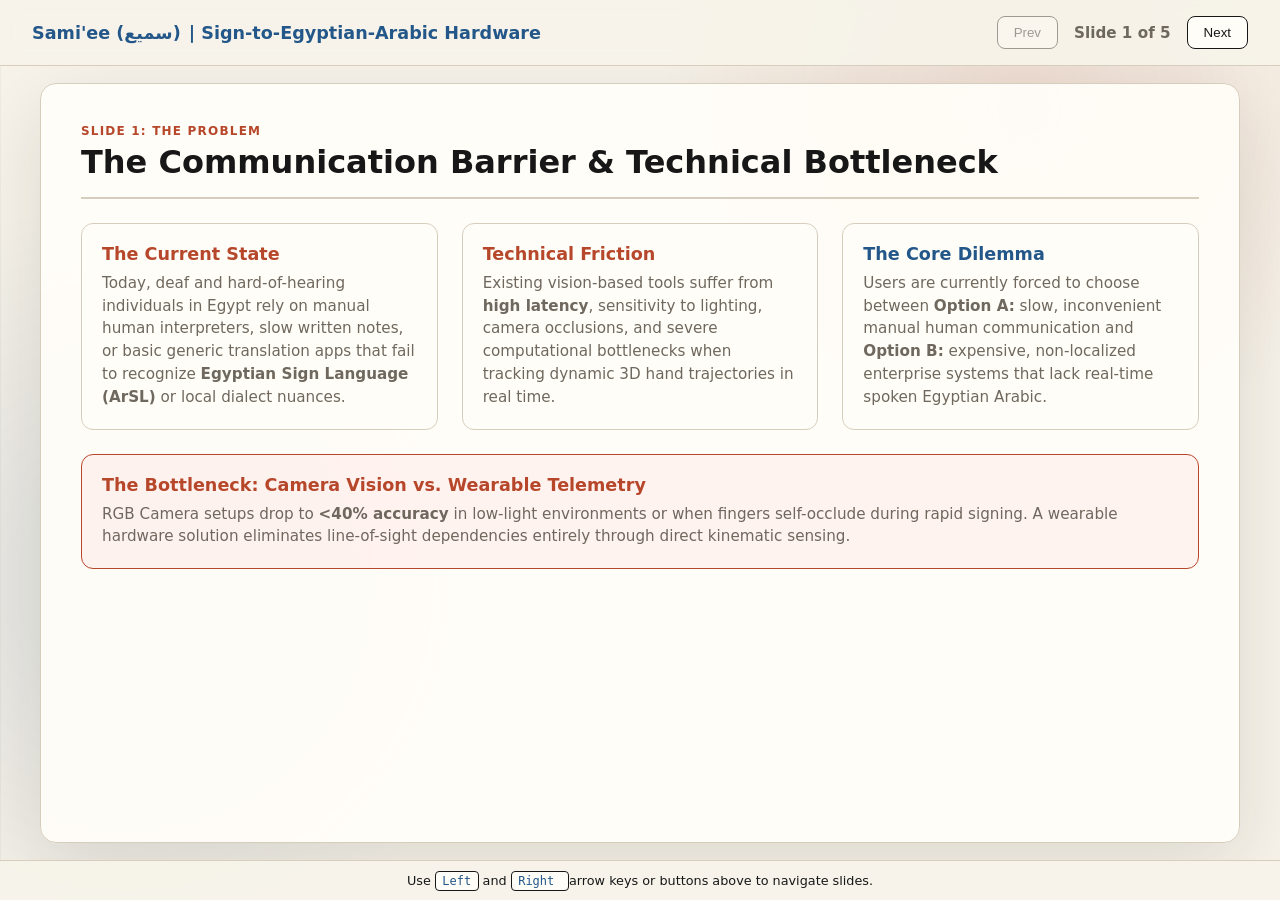
<file: idea-3.html>
<!DOCTYPE html>
<html lang="en">
<head>
  <meta charset="UTF-8" />
  <meta name="viewport" content="width=device-width, initial-scale=1.0" />
  <meta http-equiv="refresh" content="0; url=SamiEE_Smart_Glove_Presentation.html" />
  <title>Sign Language Glove - AAST GP 2026</title>
</head>
<body>
  <p><a href="SamiEE_Smart_Glove_Presentation.html">Open the Sami'ee brief</a></p>
</body>
</html>
</file>
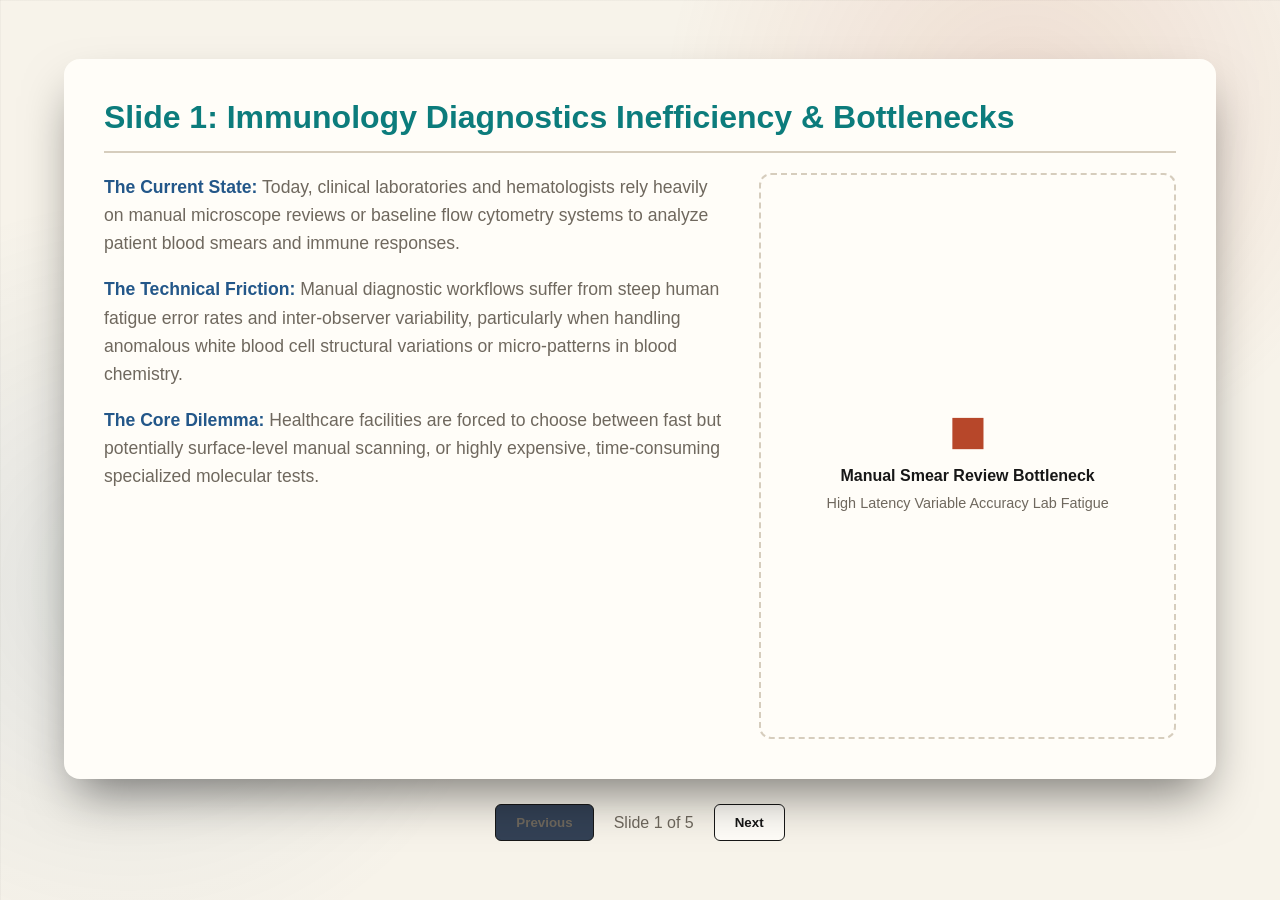
<file: idea-4.html>
<!DOCTYPE html>
<html lang="en">
<head>
    <meta charset="UTF-8">
    <meta name="viewport" content="width=device-width, initial-scale=1.0">
    <title>AI Recognition for the Immune System - Presentation</title>
    <style>
        :root {
            --bg-dark: #0f172a;
            --bg-card: #1e293b;
            --text-main: #f8fafc;
            --text-muted: #94a3b8;
            --primary: #0ea5e9;
            --primary-light: #38bdf8;
            --accent: #10b981;
            --danger: #ef4444;
            --border: #334155;
        }

        * {
            box-sizing: border-box;
            margin: 0;
            padding: 0;
            font-family: 'Segoe UI', Tahoma, Geneva, Verdana, sans-serif;
        }

        body {
            background-color: var(--bg-dark);
            color: var(--text-main);
            overflow: hidden;
            height: 100vh;
            display: flex;
            flex-direction: column;
            justify-content: center;
            align-items: center;
        }

        .slide-container {
            position: relative;
            width: 90vw;
            height: 80vh;
            max-width: 1200px;
            max-height: 750px;
            background-color: var(--bg-card);
            border-radius: 16px;
            box-shadow: 0 25px 50px -12px rgba(0, 0, 0, 0.5);
            display: none;
            padding: 40px;
            overflow-y: auto;
        }

        .slide-container.active {
            display: flex;
            flex-direction: column;
            justify-content: space-between;
            animation: fadeIn 0.4s ease-in-out;
        }

        @keyframes fadeIn {
            from { opacity: 0; transform: translateY(10px); }
            to { opacity: 1; transform: translateY(0); }
        }

        .slide-header {
            margin-bottom: 20px;
            border-bottom: 2px solid var(--border);
            padding-bottom: 15px;
        }

        .slide-header h1 {
            color: var(--primary-light);
            font-size: 2rem;
            font-weight: 700;
        }

        .slide-body {
            flex-grow: 1;
            display: grid;
            grid-template-columns: 1.2fr 0.8fr;
            gap: 30px;
            align-items: start;
        }

        .slide-body.full-width {
            grid-template-columns: 1fr;
        }

        .bullet-section p {
            font-size: 1.1rem;
            margin-bottom: 18px;
            line-height: 1.6;
        }

        .bullet-section strong {
            color: var(--primary);
        }

        .visual-panel {
            background-color: #0f172a;
            border: 2px dashed var(--border);
            border-radius: 12px;
            height: 100%;
            min-height: 250px;
            display: flex;
            flex-direction: column;
            justify-content: center;
            align-items: center;
            padding: 20px;
            text-align: center;
        }

        .grid-2x2 {
            display: grid;
            grid-template-columns: 1fr 1fr;
            gap: 15px;
        }

        .metric-card, .tier-card, .pillar-card {
            background: #334155;
            padding: 15px;
            border-radius: 8px;
            border-top: 3px solid var(--primary);
        }

        .tier-grid {
            display: grid;
            grid-template-columns: 1fr 1fr 1fr;
            gap: 15px;
        }

        .tier-card.mvp { border-top-color: var(--accent); }
        .tier-card.target { border-top-color: var(--primary); }
        .tier-card.future { border-top-color: var(--text-muted); }

        .flow-diagram {
            display: flex;
            justify-content: space-between;
            align-items: center;
            width: 100%;
            background: #0f172a;
            padding: 20px;
            border-radius: 8px;
        }

        .flow-step {
            background: #334155;
            padding: 10px 15px;
            border-radius: 6px;
            font-size: 0.9rem;
            text-align: center;
            flex: 1;
            margin: 0 5px;
            border: 1px solid var(--primary);
        }

        .flow-arrow {
            color: var(--primary);
            font-weight: bold;
        }

        .controls {
            margin-top: 25px;
            display: flex;
            align-items: center;
            gap: 20px;
        }

        .btn {
            background-color: var(--primary);
            color: var(--text-main);
            border: none;
            padding: 10px 20px;
            border-radius: 6px;
            cursor: pointer;
            font-weight: 600;
            transition: background 0.2s;
        }

        .btn:hover { background-color: var(--primary-light); }
        .btn:disabled { background-color: #334155; color: var(--text-muted); cursor: not-allowed; }

        .slide-counter {
            font-size: 1rem;
            color: var(--text-muted);
        }

        @media (max-width: 900px) {
            .grid-2x2, .grid-3, .tier-grid, .slide-body { grid-template-columns: 1fr; }
            .flow-diagram { flex-direction: column; }
            .flow-arrow { transform: rotate(90deg); }
            .slide-container { padding: 1.5rem; height: calc(100vh - 120px); }
            .slide-header h1 { font-size: 1.5rem; }
        }
  </style>
  <style>
    :root {
      --bg-dark: #f7f3ea;
      --bg-card: #fffdf8;
      --text-main: #171717;
      --text-muted: #6f685e;
      --primary: #235789;
      --primary-light: #0c7c7c;
      --accent: #b7472a;
      --danger: #b7472a;
      --border: #d6cdbd;
    }

    body {
      background:
        linear-gradient(rgba(23, 23, 23, 0.035) 1px, transparent 1px),
        linear-gradient(90deg, rgba(23, 23, 23, 0.035) 1px, transparent 1px),
        var(--bg-dark) !important;
      background-size: 28px 28px;
      color: var(--text-main) !important;
    }

    body::before {
      content: "";
      position: fixed;
      inset: 0;
      pointer-events: none;
      background: radial-gradient(circle at 80% 12%, rgba(183, 71, 42, 0.13), transparent 28%),
                  radial-gradient(circle at 10% 65%, rgba(35, 87, 137, 0.10), transparent 30%);
      z-index: -1;
    }

    .top-bar,
    .controls {
      background: rgba(247, 243, 234, 0.92);
      border-color: #d6cdbd;
      color: var(--text-main);
    }

    .deck-title { color: var(--primary); }

    .btn {
      background: #fffdf8;
      color: #171717;
      border: 1px solid #171717;
    }

    .btn:hover:not(:disabled) {
      background: #171717;
      color: #f7f3ea;
      border-color: #171717;
    }

    .slide {
      background: rgba(255, 253, 248, 0.94);
      border-color: #d6cdbd;
      color: var(--text-main);
      box-shadow: 0 24px 80px rgba(32, 25, 15, 0.12);
    }

    .slide-header { border-bottom-color: #d6cdbd; }
    .slide-tag { color: var(--accent); }
    .slide-title, h1, h2, h3 { color: var(--text-main); }

    .card,
    .tier-card,
    .metric-card,
    .pillar-card,
    .visual-panel {
      background: rgba(255, 253, 248, 0.88);
      border-color: #d6cdbd;
      color: var(--text-main);
    }

    .card-text,
    .metric-card p,
    .tier-card p,
    p, li {
      color: var(--text-muted);
    }

    .card-title,
    .tier-subtitle,
    .pipeline-step h4 {
      color: var(--primary);
    }

    .pipeline-step,
    .flow-step {
      background: rgba(255, 253, 248, 0.92);
      border-color: var(--primary);
      color: var(--text-main);
    }

    .pipeline-arrow { color: var(--primary); }
    .tier-card.mvp { border-top-color: var(--accent); }
    .tier-card.target { border-top-color: var(--primary); }
    .tier-card.future { border-top-color: var(--text-muted); }
    .footer {
      background: rgba(247, 243, 234, 0.92);
      border-top-color: #d6cdbd;
      color: var(--text-muted);
    }
    .kbd {
      background: #fffdf8;
      color: var(--primary);
      border-color: #171717;
    }
  </style>
</head>
<body>

    <div id="slide-1" class="slide-container active">
        <div class="slide-header">
            <h1>Slide 1: Immunology Diagnostics Inefficiency & Bottlenecks</h1>
        </div>
        <div class="slide-body">
            <div class="bullet-section">
                <p><strong>The Current State:</strong> Today, clinical laboratories and hematologists rely heavily on manual microscope reviews or baseline flow cytometry systems to analyze patient blood smears and immune responses.</p>
                <p><strong>The Technical Friction:</strong> Manual diagnostic workflows suffer from steep human fatigue error rates and inter-observer variability, particularly when handling anomalous white blood cell structural variations or micro-patterns in blood chemistry.</p>
                <p><strong>The Core Dilemma:</strong> Healthcare facilities are forced to choose between fast but potentially surface-level manual scanning, or highly expensive, time-consuming specialized molecular tests.</p>
            </div>
            <div class="visual-panel">
                <div style="color: var(--danger); font-size: 3rem; margin-bottom: 10px;">◼</div>
                <h4 style="color: var(--text-main)">Manual Smear Review Bottleneck</h4>
                <p style="color: var(--text-muted); font-size: 0.9rem; margin-top: 10px;">High Latency  Variable Accuracy  Lab Fatigue</p>
            </div>
        </div>
    </div>

    <div id="slide-2" class="slide-container">
        <div class="slide-header">
            <h1>Slide 2: What We Build - ImmunAI Recognition Engine</h1>
        </div>
        <div class="slide-body">
            <div class="bullet-section">
                <p><strong>The Core System:</strong> A high-throughput, web-accessible intelligent software engine designed to automate, segment, and classify microscopic immunologic data.</p>
                <div class="grid-2x2" style="grid-template-columns: 1fr; gap: 10px; margin-top: 10px;">
                    <div class="pillar-card"><strong>1. Automated Cellular Ingestion:</strong> Normalizes, balances, and segments high-resolution blood smear micrographs without destroying fine semantic boundaries.</div>
                    <div class="pillar-card"><strong>2. Deep Learning Segmentation:</strong> Employs custom convolutional networks optimized to isolate complex cell structures (cytoplasm vs. nucleus morphometry).</div>
                    <div class="pillar-card"><strong>3. Diagnostic Analytics Interface:</strong> Generates real-time, interactive differentials alongside cell-by-cell structural abnormality metrics on a clean dashboard.</div>
                </div>
            </div>
            <div class="visual-panel">
                <div style="width: 100%; border: 1px solid var(--border); padding: 15px; background: #0f172a; border-radius: 8px;">
                    <span style="color: var(--accent); font-size: 0.8rem; display:block; text-align: left;">[AI DASHBOARD MOCKUP]</span>
                    <div style="display:flex; gap:10px; margin-top:10px;">
                        <div style="flex:1; height:80px; background:#1e293b; border-radius:4px; display:flex; align-items:center; justify-content:center; color:var(--primary)">Cell Isolation</div>
                        <div style="flex:1; height:80px; background:#1e293b; border-radius:4px; display:flex; align-items:center; justify-content:center; color:var(--accent)">Class Map</div>
                    </div>
                </div>
            </div>
        </div>
    </div>

    <div id="slide-3" class="slide-container">
        <div class="slide-header">
            <h1>Slide 3: System Architecture & Processing Pipeline</h1>
        </div>
        <div class="slide-body full-width">
            <div class="bullet-section">
                <p><strong>Input & Preprocessing:</strong> Raw microscope images (or blood test vectors) are accepted via secure APIs, then processed via Adaptive Histogram Equalization to normalize illumination variations across different laboratory equipment.</p>
                <p><strong>Core Processing Engine:</strong> The localized data flows directly into a deep learning neural network (e.g., U-Net architecture coupled with an ensemble classification layer) to compute cellular features, boundaries, and nucleocytoplasmic ratios.</p>
                <p><strong>Output & Integration Layer:</strong> Extracted metrics and predictions are securely written to a relational data layer and exposed instantly through localized REST APIs to the client presentation view.</p>
            </div>
            <div class="flow-diagram">
                <div class="flow-step">Raw Micrographs / Blood Vectors</div>
                <div class="flow-arrow">&rarr;</div>
                <div class="flow-step">Image Normalization & ROI Extraction</div>
                <div class="flow-arrow">&rarr;</div>
                <div class="flow-step">Neural Segmentation Engine</div>
                <div class="flow-arrow">&rarr;</div>
                <div class="flow-step">Dashboard Analysis & Metrics</div>
            </div>
        </div>
    </div>

    <div id="slide-4" class="slide-container">
        <div class="slide-header">
            <h1>Slide 4: Academic Contribution & Evaluation Metrics</h1>
        </div>
        <div class="slide-body">
            <div class="bullet-section">
                <p><strong>The Thesis Question:</strong> How does our localized deep learning segmentation paradigm compare against traditional manual heuristics and legacy computer vision threshold techniques when analyzing overlapping or poorly stained cells?</p>
            </div>
            <div class="grid-2x2">
                <div class="metric-card"><h4 style="color:var(--primary-light)">Execution Speed</h4><p style="font-size:0.85rem; color:var(--text-muted); margin-top:5px;">Benchmarking time elapsed from raw ingestion to diagnostic visual presentation.</p></div>
                <div class="metric-card"><h4 style="color:var(--accent)">Algorithmic Accuracy</h4><p style="font-size:0.85rem; color:var(--text-muted); margin-top:5px;">Evaluating Sensitivity, Specificity, and F1-scores against confirmed expert doctor ground-truths.</p></div>
                <div class="metric-card"><h4 style="color:var(--primary-light)">Resource Footprint</h4><p style="font-size:0.85rem; color:var(--text-muted); margin-top:5px;">Tracking peak RAM overhead and GPU compute metrics under localized processing states.</p></div>
                <div class="metric-card"><h4 style="color:var(--accent)">Scalability Capacity</h4><p style="font-size:0.85rem; color:var(--text-muted); margin-top:5px;">Measuring throughput degradation rates when image batch volumes are increased tenfold.</p></div>
            </div>
        </div>
    </div>

    <div id="slide-5" class="slide-container">
        <div class="slide-header">
            <h1>Slide 5: Project Feasibility & Scalable Execution Tiers</h1>
        </div>
        <div class="slide-body full-width">
            <div class="tier-grid">
                <div class="tier-card mvp">
                    <h3 style="color:var(--accent)">Tier 1 - The MVP</h3>
                    <p style="font-size:0.9rem; color:var(--text-muted); margin-top:10px; line-height:1.4;"><strong>Scope:</strong> Local offline pipeline capable of taking single blood smear images, applying binary segmentation to differentiate white blood cells from background, and printing classification maps.</p>
                </div>
                <div class="tier-card target">
                    <h3 style="color:var(--primary)">Tier 2 - Target System</h3>
                    <p style="font-size:0.9rem; color:var(--text-muted); margin-top:10px; line-height:1.4;"><strong>Scope:</strong> Complete interactive UI web dashboard supporting multi-class differential tracking, multi-user accounts, automated pipeline logging, and full academic evaluation modules.</p>
                </div>
                <div class="tier-card future">
                    <h3 style="color:var(--text-muted)">Tier 3 - Future Stretch</h3>
                    <p style="font-size:0.9rem; color:var(--text-muted); margin-top:10px; line-height:1.4;"><strong>Scope:</strong> Real-time video-stream inference integration directly hooked up to live hardware microscope cameras or cloud-native scaling configurations.</p>
                </div>
            </div>
        </div>
    </div>

    <div class="controls">
        <button id="prev-btn" class="btn" onclick="changeSlide(-1)" disabled>Previous</button>
        <span id="slide-num" class="slide-counter">Slide 1 of 5</span>
        <button id="next-btn" class="btn" onclick="changeSlide(1)">Next</button>
    </div>

    <script>
        let currentSlide = 1;
        const totalSlides = 5;

        function changeSlide(direction) {
            document.getElementById(`slide-${currentSlide}`).classList.remove('active');
            currentSlide += direction;
            if (currentSlide < 1) currentSlide = 1;
            if (currentSlide > totalSlides) currentSlide = totalSlides;
            document.getElementById(`slide-${currentSlide}`).classList.add('active');
            document.getElementById('slide-num').innerText = `Slide ${currentSlide} of ${totalSlides}`;
            document.getElementById('prev-btn').disabled = (currentSlide === 1);
            document.getElementById('next-btn').disabled = (currentSlide === totalSlides);
        }

        document.addEventListener('keydown', function(event) {
            if (event.key === 'ArrowRight' || event.key === ' ') {
                if (currentSlide < totalSlides) changeSlide(1);
            } else if (event.key === 'ArrowLeft') {
                if (currentSlide > 1) changeSlide(-1);
            }
        });
    </script>
</body>
</html>
</file>
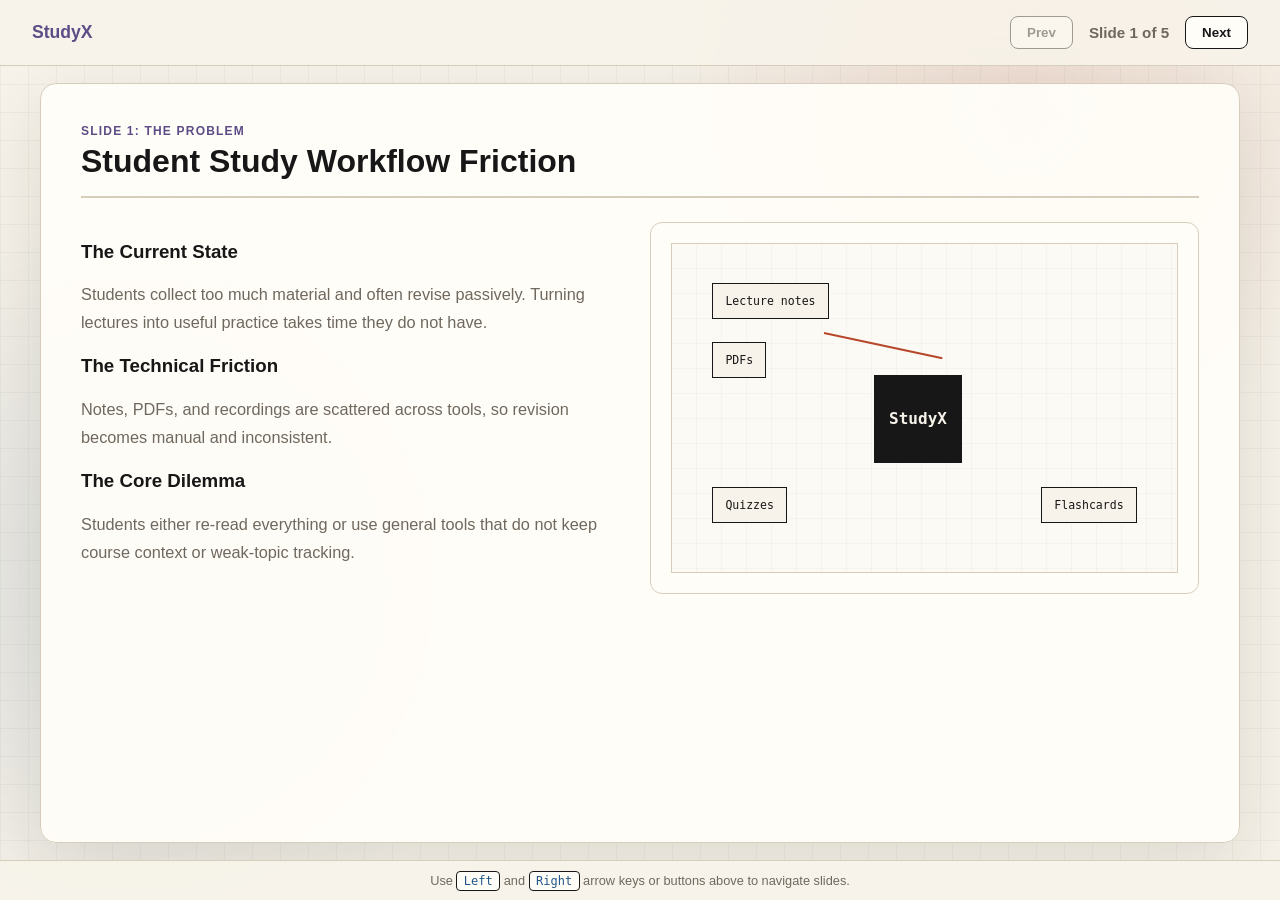
<file: idea-5.html>
<!DOCTYPE html>
<html lang="en">
<head>
  <meta charset="UTF-8" />
  <meta name="viewport" content="width=device-width, initial-scale=1.0" />
  <meta name="description" content="StudyX - AAST graduation project concept." />
  <title>StudyX - AAST GP 2026</title>
  <style>
    :root {
      --paper: #f7f3ea;
      --paper-2: #ebe5d8;
      --ink: #171717;
      --muted: #6f685e;
      --line: #d6cdbd;
      --blue: #235789;
      --teal: #0c7c7c;
      --red: #b7472a;
      --green: #4f7d45;
      --violet: #5d4c86;
      --cyan: #0f8f87;
      --coral: #c55339;
      --paper-dim: #82796c;
      --white: #fffdf8;
      --shadow: 0 24px 80px rgba(32, 25, 15, 0.12);
      --display: "Fraunces", Georgia, serif;
      --body: "DM Sans", Arial, sans-serif;
      --mono: "IBM Plex Mono", monospace;
    }

    * { box-sizing: border-box; }
    html { scroll-behavior: smooth; }
    body {
      margin: 0;
      font-family: var(--body);
      background:
        linear-gradient(rgba(23, 23, 23, 0.035) 1px, transparent 1px),
        linear-gradient(90deg, rgba(23, 23, 23, 0.035) 1px, transparent 1px),
        var(--paper);
      background-size: 28px 28px;
      color: var(--ink);
      overflow: hidden;
      height: 100vh;
      display: flex;
      flex-direction: column;
    }
    body::before {
      content: "";
      position: fixed;
      inset: 0;
      pointer-events: none;
      background: radial-gradient(circle at 80% 12%, rgba(183, 71, 42, 0.13), transparent 28%),
                  radial-gradient(circle at 10% 65%, rgba(35, 87, 137, 0.10), transparent 30%);
      z-index: -1;
    }
    .top-bar {
      display: flex;
      justify-content: space-between;
      align-items: center;
      padding: 1rem 2rem;
      background: rgba(247, 243, 234, 0.88);
      border-bottom: 1px solid var(--line);
      backdrop-filter: blur(18px);
      z-index: 10;
    }
    .deck-title {
      font-size: 1.1rem;
      font-weight: 700;
      color: var(--violet);
    }
    .nav-controls { display: flex; align-items: center; gap: 1rem; }
    .btn {
      background: var(--white);
      color: var(--ink);
      border: 1px solid var(--ink);
      padding: 0.5rem 1rem;
      border-radius: 0.5rem;
      cursor: pointer;
      font-weight: 600;
    }
    .btn:hover:not(:disabled) { background: var(--ink); color: var(--paper); }
    .btn:disabled { opacity: 0.4; cursor: not-allowed; }
    .slide-counter { font-size: 0.95rem; color: var(--muted); font-weight: 600; min-width: 80px; text-align: center; }
    .viewport {
      flex: 1;
      position: relative;
      overflow: hidden;
      padding: 2rem;
      display: flex;
      justify-content: center;
      align-items: center;
    }
    .slide {
      position: absolute;
      width: 100%;
      max-width: 1200px;
      height: calc(100vh - 140px);
      max-height: 800px;
      background: rgba(255, 253, 248, 0.94);
      border: 1px solid var(--line);
      border-radius: 1rem;
      padding: 2.5rem;
      display: flex;
      flex-direction: column;
      justify-content: space-between;
      box-shadow: var(--shadow);
      opacity: 0;
      transform: translateX(50px);
      pointer-events: none;
      transition: all 0.4s cubic-bezier(0.16, 1, 0.3, 1);
      overflow-y: auto;
    }
    .slide.active { opacity: 1; transform: translateX(0); pointer-events: auto; z-index: 2; }
    .slide-header { margin-bottom: 1.5rem; border-bottom: 2px solid var(--line); padding-bottom: 1rem; }
    .slide-tag { text-transform: uppercase; font-size: 0.75rem; letter-spacing: 0.1em; color: var(--violet); font-weight: 700; margin-bottom: 0.3rem; }
    .slide-title { font-size: 2rem; font-weight: 800; color: var(--ink); }
    .content-area { flex: 1; display: flex; flex-direction: column; gap: 1.5rem; justify-content: center; }
    .grid-2, .grid-3, .grid-2x2 { display: grid; gap: 1.25rem; }
    .grid-2 { grid-template-columns: 1fr 1fr; }
    .grid-3 { grid-template-columns: repeat(3, 1fr); }
    .grid-2x2 { grid-template-columns: 1fr 1fr; }
    .card {
      background: rgba(255, 253, 248, 0.88);
      border: 1px solid var(--line);
      border-radius: 0.75rem;
      padding: 1.25rem;
    }
    .card-title { font-size: 1.1rem; font-weight: 700; color: var(--blue); margin-bottom: 0.5rem; }
    .card-text { color: var(--muted); font-size: 0.95rem; line-height: 1.55; }
    .pipeline { display: flex; align-items: center; justify-content: space-between; gap: 0.75rem; margin: 1.5rem 0; }
    .pipeline-step {
      flex: 1;
      background: rgba(255, 253, 248, 0.92);
      border: 1px solid var(--blue);
      border-radius: 0.75rem;
      padding: 1.25rem 1rem;
      text-align: center;
    }
    .pipeline-step h4 { color: var(--teal); font-size: 1rem; margin-bottom: 0.4rem; }
    .pipeline-step p { color: var(--muted); font-size: 0.85rem; line-height: 1.4; }
    .pipeline-arrow { color: var(--blue); font-size: 1.5rem; font-weight: bold; }
    .tier-card { background: rgba(255, 253, 248, 0.88); border: 1px solid var(--line); border-radius: 0.75rem; padding: 1.5rem; }
    .tier-card.featured { border-color: var(--violet); }
    .tier-badge { display: inline-block; padding: 0.25rem 0.6rem; border-radius: 999px; background: rgba(93, 76, 134, 0.08); color: var(--violet); font-family: var(--mono); font-size: 0.68rem; text-transform: uppercase; margin-bottom: 0.75rem; }
    .tier-title { font-size: 1.15rem; font-weight: 700; color: var(--ink); margin-bottom: 0.25rem; }
    .tier-subtitle { font-size: 0.85rem; color: var(--blue); margin-bottom: 1rem; font-weight: 600; }
    .tier-list { list-style: none; color: var(--muted); font-size: 0.9rem; line-height: 1.6; padding: 0; margin: 0; }
    .tier-list li { position: relative; padding-left: 1.25rem; margin-bottom: 0.5rem; }
    .tier-list li::before { content: ""; position: absolute; left: 0; top: 0.55em; width: 0.45rem; height: 0.45rem; border-radius: 50%; background: var(--violet); }
    .footer {
      text-align: center;
      padding: 0.75rem;
      font-size: 0.8rem;
      color: var(--muted);
      background: rgba(247, 243, 234, 0.92);
      border-top: 1px solid var(--line);
    }
    .kbd { background: var(--white); border: 1px solid var(--ink); border-radius: 0.25rem; padding: 0.1rem 0.4rem; font-family: monospace; color: var(--blue); font-size: 0.75rem; }
    .detail-lede { color: var(--muted); line-height: 1.7; font-size: 1.02rem; }
    .visual-panel {
      background: rgba(255, 253, 248, 0.88);
      border: 1px solid var(--line);
      border-radius: 12px;
      min-height: 250px;
      display: flex;
      align-items: center;
      justify-content: center;
      padding: 20px;
      text-align: center;
    }
    .chip, .node, .trace { position: absolute; border: 1px solid var(--ink); background: var(--paper); }
    .node { width: 88px; height: 88px; display: grid; place-items: center; font-family: var(--mono); font-weight: 600; }
    .chip { padding: 10px 12px; font-family: var(--mono); font-size: 0.72rem; }
    .trace { height: 2px; background: var(--red); border: 0; transform-origin: left center; }
    .screen {
      width: 100%;
      min-height: 330px;
      position: relative;
      border: 1px solid var(--line);
      background:
        linear-gradient(90deg, transparent 24px, rgba(23, 23, 23, 0.05) 25px),
        linear-gradient(transparent 24px, rgba(23, 23, 23, 0.05) 25px),
        #fbfaf5;
      background-size: 25px 25px;
      overflow: hidden;
    }
    .tag-row { display: flex; flex-wrap: wrap; gap: 8px; margin-top: 24px; }
    .tag-row span { border: 1px solid var(--line); background: var(--white); padding: 8px 10px; font-family: var(--mono); font-size: 0.75rem; }
    .section.page-end { padding-bottom: clamp(58px, 9vw, 120px); }
    .detail-grid { display: grid; grid-template-columns: repeat(2, 1fr); gap: 18px; }
    .detail-card { background: var(--white); border: 1px solid var(--line); padding: 24px; }
    .detail-card p, .detail-card li { color: var(--muted); line-height: 1.7; }
    .detail-card ul { margin: 0; padding-left: 18px; }
    .slide .deck-grid, .slide .deck-people, .slide .deck-ideas, .slide .constant-note { grid-column: 1 / -1; }
    .slide-copy.wide { grid-column: 1 / -1; align-self: end; }
    .final-slide { grid-template-columns: 1fr; align-content: center; }
    @media (max-width: 900px) {
      .grid-2, .grid-3, .grid-2x2, .detail-grid { grid-template-columns: 1fr; }
      .pipeline { flex-direction: column; }
      .pipeline-arrow { transform: rotate(90deg); }
      .slide { padding: 1.5rem; height: calc(100vh - 120px); }
      .slide-title { font-size: 1.5rem; }
    }
  </style>
</head>
<body>
  <div class="top-bar">
    <div class="deck-title">StudyX</div>
    <div class="nav-controls">
      <button class="btn" id="prevBtn" onclick="changeSlide(-1)">Prev</button>
      <div class="slide-counter" id="counter">Slide 1 of 5</div>
      <button class="btn" id="nextBtn" onclick="changeSlide(1)">Next</button>
    </div>
  </div>

  <div class="viewport">
    <div class="slide active">
      <div>
        <div class="slide-header">
          <div class="slide-tag">Slide 1: The Problem</div>
          <div class="slide-title">Student Study Workflow Friction</div>
        </div>
        <div class="content-area">
          <div class="grid-2">
            <div>
              <h3>The Current State</h3>
              <p class="detail-lede">Students collect too much material and often revise passively. Turning lectures into useful practice takes time they do not have.</p>
              <h3>The Technical Friction</h3>
              <p class="detail-lede">Notes, PDFs, and recordings are scattered across tools, so revision becomes manual and inconsistent.</p>
              <h3>The Core Dilemma</h3>
              <p class="detail-lede">Students either re-read everything or use general tools that do not keep course context or weak-topic tracking.</p>
            </div>
            <div class="visual-panel">
              <div class="screen">
                <div class="chip" style="left:8%;top:12%;">Lecture notes</div>
                <div class="chip" style="left:8%;top:30%;">PDFs</div>
                <div class="node" style="left:40%;top:40%;background:#171717;color:#f7f3ea;">StudyX</div>
                <div class="chip" style="right:8%;bottom:15%;">Flashcards</div>
                <div class="chip" style="left:8%;bottom:15%;">Quizzes</div>
                <div class="trace" style="left:30%;top:27%;width:24%;transform:rotate(12deg);"></div>
              </div>
            </div>
          </div>
        </div>
      </div>
    </div>

    <div class="slide">
      <div>
        <div class="slide-header">
          <div class="slide-tag">Slide 2: What We Build</div>
          <div class="slide-title">StudyX: Structured Revision Workspace</div>
        </div>
        <div class="content-area">
          <p class="detail-lede"><strong>The Core System:</strong> A study workspace that converts lecture notes, PDFs, and recordings into summaries, flashcards, quizzes, and revision plans.</p>
          <div class="grid-3">
            <div class="card"><div class="card-title">1. Ingest</div><div class="card-text">Import course material and organize it by topic.</div></div>
            <div class="card"><div class="card-title">2. Transform</div><div class="card-text">Summarize, chunk, and convert content into practice formats.</div></div>
            <div class="card"><div class="card-title">3. Revise</div><div class="card-text">Track weak topics and generate repeatable study sessions.</div></div>
          </div>
          <div class="visual-panel">
            <div class="screen">
              <div class="chip" style="left:10%;top:16%;">Upload lecture</div>
              <div class="chip" style="right:10%;top:16%;">Parse content</div>
              <div class="node" style="left:40%;top:36%;background:#171717;color:#f7f3ea;">StudyX</div>
              <div class="chip" style="left:10%;bottom:14%;">Flashcards</div>
              <div class="chip" style="right:10%;bottom:14%;">Exam drill</div>
            </div>
          </div>
        </div>
      </div>
    </div>

    <div class="slide">
      <div>
        <div class="slide-header">
          <div class="slide-tag">Slide 3: How It Works</div>
          <div class="slide-title">Revision Pipeline</div>
        </div>
        <div class="content-area">
          <div class="pipeline">
            <div class="pipeline-step"><h4>Input</h4><p>Lecture notes and recordings</p></div>
            <div class="pipeline-arrow">→</div>
            <div class="pipeline-step"><h4>Processing</h4><p>Summaries and topic chunks</p></div>
            <div class="pipeline-arrow">→</div>
            <div class="pipeline-step"><h4>Generation</h4><p>Quizzes and flashcards</p></div>
            <div class="pipeline-arrow">→</div>
            <div class="pipeline-step"><h4>Output</h4><p>Revision sessions and analytics</p></div>
          </div>
          <div class="grid-2">
            <div class="card"><div class="card-title">Content Processing</div><div class="card-text">Uploaded content is parsed, summarized, chunked by topic, and converted into question formats.</div></div>
            <div class="card"><div class="card-title">Student Feedback</div><div class="card-text">Student performance updates the revision plan so the workspace stays adaptive.</div></div>
          </div>
        </div>
      </div>
    </div>

    <div class="slide">
      <div>
        <div class="slide-header">
          <div class="slide-tag">Slide 4: Research Angle</div>
          <div class="slide-title">Academic Contribution & Evaluation</div>
        </div>
        <div class="content-area">
          <p class="detail-lede"><strong>The Thesis Question:</strong> How does a structured revision workspace affect retention, personalization, and engagement across a semester?</p>
          <div class="grid-2x2">
            <div class="card"><div class="card-title">Question Quality</div><div class="card-text">Measure generated-question usefulness and correctness.</div></div>
            <div class="card"><div class="card-title">Retention Improvement</div><div class="card-text">Compare revision outcomes before and after using StudyX.</div></div>
            <div class="card"><div class="card-title">Personalization</div><div class="card-text">Track weak-topic handling and revision scheduling.</div></div>
            <div class="card"><div class="card-title">Student Engagement</div><div class="card-text">Observe how often students return for repeat practice.</div></div>
          </div>
        </div>
      </div>
    </div>

    <div class="slide">
      <div>
        <div class="slide-header">
          <div class="slide-tag">Slide 5: Scoping & Execution</div>
          <div class="slide-title">Project Feasibility & Scalable Tiers</div>
        </div>
        <div class="content-area">
          <div class="grid-3">
            <div class="tier-card featured"><div class="tier-badge">MVP</div><div class="tier-title">Tier 1: The MVP</div><div class="tier-subtitle">Guaranteed Deliverable</div><ul class="tier-list"><li>Upload and parse lecture material.</li><li>Generate summaries and flashcards.</li><li>Basic revision loop.</li></ul></div>
            <div class="tier-card"><div class="tier-title">Tier 2: Target System</div><div class="tier-subtitle">Full Academic Scope</div><ul class="tier-list"><li>Quiz generation and analytics.</li><li>Weak-topic tracking.</li><li>Revision scheduling.</li></ul></div>
            <div class="tier-card"><div class="tier-title">Tier 3: Future Scope</div><div class="tier-subtitle">Stretch Goals</div><ul class="tier-list"><li>Cross-course dashboards.</li><li>Collaborative study rooms.</li><li>Cross-device sync and reminders.</li></ul></div>
          </div>
        </div>
      </div>
    </div>
  </div>

  <div class="footer">Use <span class="kbd">Left</span> and <span class="kbd">Right</span> arrow keys or buttons above to navigate slides.</div>

  <script>
    let currentSlide = 0;
    const slides = document.querySelectorAll('.slide');
    const counter = document.getElementById('counter');
    const prevBtn = document.getElementById('prevBtn');
    const nextBtn = document.getElementById('nextBtn');

    function updateDeck() {
      slides.forEach((slide, index) => slide.classList.toggle('active', index === currentSlide));
      counter.innerText = `Slide ${currentSlide + 1} of ${slides.length}`;
      prevBtn.disabled = currentSlide === 0;
      nextBtn.disabled = currentSlide === slides.length - 1;
    }
    function changeSlide(direction) {
      const nextIndex = currentSlide + direction;
      if (nextIndex >= 0 && nextIndex < slides.length) {
        currentSlide = nextIndex;
        updateDeck();
      }
    }
    document.addEventListener('keydown', (e) => {
      if (e.key === 'ArrowRight' || e.key === 'PageDown' || e.key === ' ') changeSlide(1);
      if (e.key === 'ArrowLeft' || e.key === 'PageUp') changeSlide(-1);
    });
    updateDeck();
  </script>
</body>
</html>
</file>
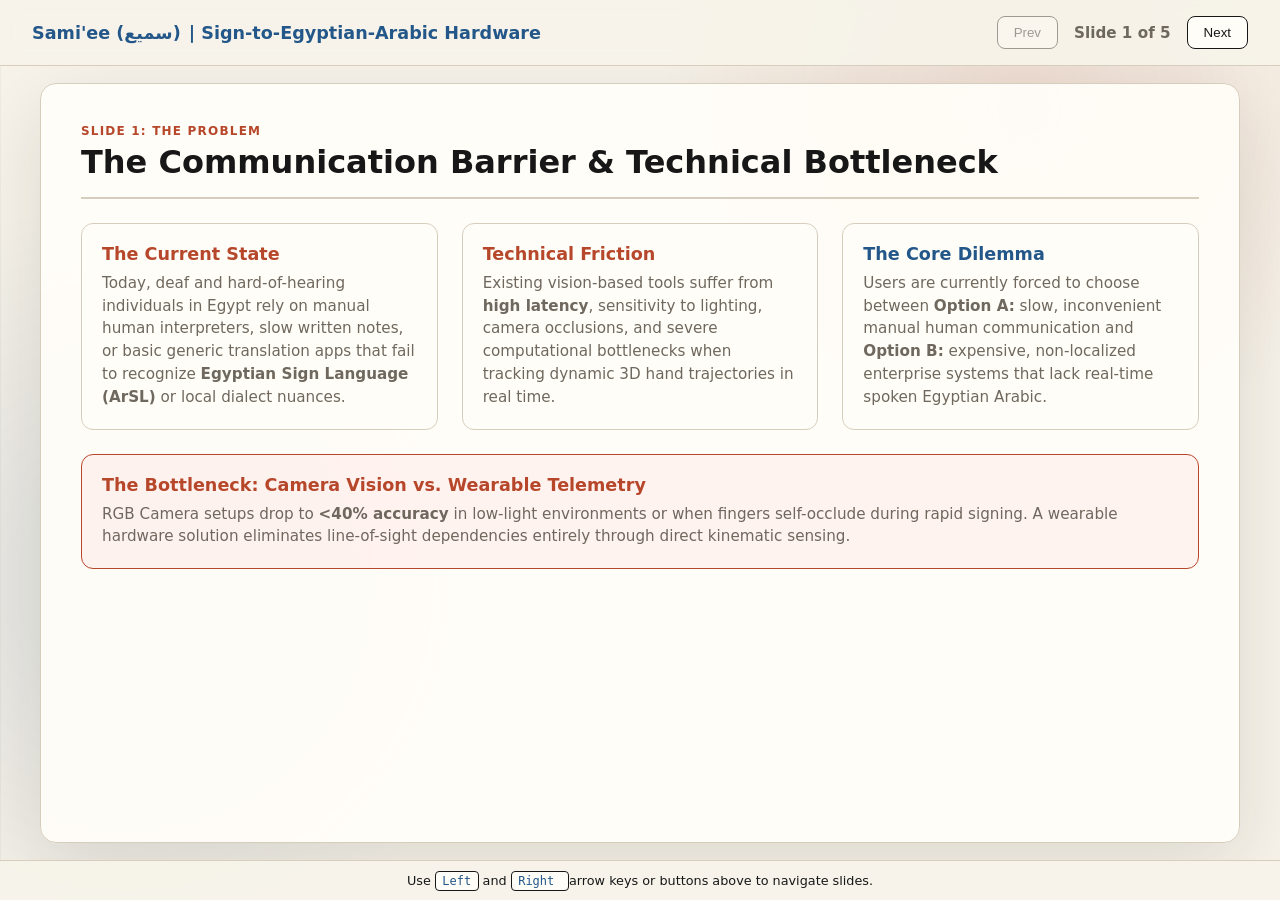
<file: SamiEE_Smart_Glove_Presentation.html>
<!DOCTYPE html>
<html lang="en">
<head>
    <meta charset="UTF-8">
    <meta name="viewport" content="width=device-width, initial-scale=1.0">
    <title>Sami'ee (&#1587;&#1605;&#1610;&#1593;): Sign-to-Egyptian-Arabic Smart Glove</title>
    <style>
        :root {
            --bg-primary: #0f172a;
            --bg-card: #1e293b;
            --bg-card-hover: #334155;
            --text-main: #f8fafc;
            --text-muted: #94a3b8;
            --accent-cyan: #38bdf8;
            --accent-emerald: #10b981;
            --accent-amber: #f59e0b;
            --accent-rose: #f43f5e;
            --border-color: #334155;
            --font-family: 'Segoe UI', system-ui, -apple-system, sans-serif;
        }

        * {
            box-sizing: border-box;
            margin: 0;
            padding: 0;
        }

        body {
            background-color: var(--bg-primary);
            color: var(--text-main);
            font-family: var(--font-family);
            overflow: hidden;
            height: 100vh;
            display: flex;
            flex-direction: column;
        }

        .top-bar {
            display: flex;
            justify-content: space-between;
            align-items: center;
            padding: 1rem 2rem;
            background-color: rgba(30, 41, 59, 0.8);
            border-bottom: 1px solid var(--border-color);
            backdrop-filter: blur(10px);
            z-index: 10;
        }

        .deck-title {
            font-size: 1.1rem;
            font-weight: 600;
            color: var(--accent-cyan);
            display: flex;
            align-items: center;
            gap: 0.5rem;
        }

        .nav-controls {
            display: flex;
            align-items: center;
            gap: 1rem;
        }

        .btn {
            background-color: var(--bg-card);
            color: var(--text-main);
            border: 1px solid var(--border-color);
            padding: 0.5rem 1rem;
            border-radius: 0.5rem;
            cursor: pointer;
            font-weight: 500;
            transition: all 0.2s ease;
            display: flex;
            align-items: center;
            gap: 0.4rem;
        }

        .btn:hover:not(:disabled) {
            background-color: var(--accent-cyan);
            color: #000;
            border-color: var(--accent-cyan);
        }

        .btn:disabled {
            opacity: 0.4;
            cursor: not-allowed;
        }

        .slide-counter {
            font-size: 0.95rem;
            color: var(--text-muted);
            font-weight: 600;
            min-width: 80px;
            text-align: center;
        }

        .viewport {
            flex: 1;
            position: relative;
            overflow: hidden;
            padding: 2rem;
            display: flex;
            justify-content: center;
            align-items: center;
        }

        .slide {
            position: absolute;
            width: 100%;
            max-width: 1200px;
            height: calc(100vh - 140px);
            max-height: 800px;
            background-color: var(--bg-card);
            border: 1px solid var(--border-color);
            border-radius: 1rem;
            padding: 2.5rem;
            display: flex;
            flex-direction: column;
            justify-content: space-between;
            box-shadow: 0 20px 25px -5px rgba(0, 0, 0, 0.3), 0 10px 10px -5px rgba(0, 0, 0, 0.2);
            opacity: 0;
            transform: translateX(50px);
            pointer-events: none;
            transition: all 0.4s cubic-bezier(0.16, 1, 0.3, 1);
            overflow-y: auto;
        }

        .slide.active {
            opacity: 1;
            transform: translateX(0);
            pointer-events: auto;
            z-index: 2;
        }

        .slide-header {
            margin-bottom: 1.5rem;
            border-bottom: 2px solid var(--border-color);
            padding-bottom: 1rem;
        }

        .slide-tag {
            text-transform: uppercase;
            font-size: 0.75rem;
            letter-spacing: 0.1em;
            color: var(--accent-emerald);
            font-weight: 700;
            margin-bottom: 0.3rem;
        }

        .slide-title {
            font-size: 2rem;
            font-weight: 800;
            color: var(--text-main);
        }

        .content-area {
            flex: 1;
            display: flex;
            flex-direction: column;
            gap: 1.5rem;
            justify-content: center;
        }

        .grid-2 { display: grid; grid-template-columns: 1fr 1fr; gap: 1.5rem; }
        .grid-3 { display: grid; grid-template-columns: repeat(3, 1fr); gap: 1.5rem; }
        .grid-2x2 { display: grid; grid-template-columns: 1fr 1fr; grid-template-rows: auto auto; gap: 1.25rem; }

        .card {
            background-color: rgba(15, 23, 42, 0.6);
            border: 1px solid var(--border-color);
            border-radius: 0.75rem;
            padding: 1.25rem;
            transition: border-color 0.2s ease;
        }

        .card:hover { border-color: var(--accent-cyan); }
        .card-title {
            font-size: 1.1rem;
            font-weight: 700;
            color: var(--accent-cyan);
            margin-bottom: 0.5rem;
            display: flex;
            align-items: center;
            gap: 0.5rem;
        }

        .card-text {
            color: var(--text-muted);
            font-size: 0.95rem;
            line-height: 1.5;
        }

        .pipeline {
            display: flex;
            align-items: center;
            justify-content: space-between;
            gap: 0.75rem;
            margin: 1.5rem 0;
        }

        .pipeline-step {
            flex: 1;
            background: linear-gradient(135deg, rgba(30, 41, 59, 0.8), rgba(15, 23, 42, 0.9));
            border: 1px solid var(--accent-cyan);
            border-radius: 0.75rem;
            padding: 1.25rem 1rem;
            text-align: center;
            position: relative;
            box-shadow: 0 4px 6px -1px rgba(0, 0, 0, 0.2);
        }

        .pipeline-step h4 {
            color: var(--accent-emerald);
            font-size: 1rem;
            margin-bottom: 0.4rem;
        }

        .pipeline-step p {
            color: var(--text-muted);
            font-size: 0.85rem;
            line-height: 1.4;
        }

        .pipeline-arrow {
            color: var(--accent-cyan);
            font-size: 1.5rem;
            font-weight: bold;
        }

        .tier-card {
            background: rgba(15, 23, 42, 0.6);
            border-radius: 0.75rem;
            border: 1px solid var(--border-color);
            padding: 1.5rem;
            display: flex;
            flex-direction: column;
            position: relative;
            overflow: hidden;
        }

        .tier-card.featured {
            border-color: var(--accent-emerald);
            background: linear-gradient(180deg, rgba(16, 185, 129, 0.1) 0%, rgba(15, 23, 42, 0.6) 100%);
        }

        .tier-badge {
            position: absolute;
            top: 0;
            right: 0;
            background: var(--accent-emerald);
            color: #000;
            font-size: 0.7rem;
            font-weight: 800;
            padding: 0.25rem 0.75rem;
            border-bottom-left-radius: 0.5rem;
            text-transform: uppercase;
        }

        .tier-title {
            font-size: 1.2rem;
            font-weight: 700;
            color: var(--text-main);
            margin-bottom: 0.25rem;
        }

        .tier-subtitle {
            font-size: 0.85rem;
            color: var(--accent-cyan);
            margin-bottom: 1rem;
            font-weight: 600;
        }

        .tier-list {
            list-style: none;
            color: var(--text-muted);
            font-size: 0.9rem;
            line-height: 1.6;
        }

        .tier-list li {
            position: relative;
            padding-left: 1.25rem;
            margin-bottom: 0.5rem;
        }

        .tier-list li::before {
            content: "";
            color: var(--accent-cyan);
            position: absolute;
            left: 0;
            font-weight: bold;
        }.footer {
            text-align: center;
            padding: 0.75rem;
            font-size: 0.8rem;
            color: var(--text-muted);
            background-color: var(--bg-primary);
            border-top: 1px solid var(--border-color);
        }

        .kbd {
            background-color: var(--bg-card);
            border: 1px solid var(--border-color);
            border-radius: 0.25rem;
            padding: 0.1rem 0.4rem;
            font-family: monospace;
            color: var(--accent-cyan);
            font-size: 0.75rem;
        }

        @media (max-width: 900px) {
            .grid-2, .grid-3, .grid-2x2 { grid-template-columns: 1fr; }
            .pipeline { flex-direction: column; }
            .pipeline-arrow { transform: rotate(90deg); }
            .slide { padding: 1.5rem; height: calc(100vh - 120px); }
            .slide-title { font-size: 1.5rem; }
        }
    </style>
    <style>
        :root {
            --bg-primary: #f7f3ea;
            --bg-card: #fffdf8;
            --bg-card-hover: #f0eadf;
            --text-main: #171717;
            --text-muted: #6f685e;
            --accent-cyan: #235789;
            --accent-emerald: #0c7c7c;
            --accent-amber: #b7472a;
            --accent-rose: #b7472a;
            --border-color: #d6cdbd;
        }

        body {
            background:
                linear-gradient(rgba(23, 23, 23, 0.035) 1px, transparent 1px),
                linear-gradient(90deg, rgba(23, 23, 23, 0.035) 1px, transparent 1px),
                var(--bg-primary) !important;
            background-size: 28px 28px;
            color: var(--text-main) !important;
        }

        body::before {
            content: "";
            position: fixed;
            inset: 0;
            pointer-events: none;
            background: radial-gradient(circle at 80% 12%, rgba(183, 71, 42, 0.13), transparent 28%),
                        radial-gradient(circle at 10% 65%, rgba(35, 87, 137, 0.10), transparent 30%);
            z-index: -1;
        }

        .top-bar,
        .footer {
            background: rgba(247, 243, 234, 0.92);
            border-color: #d6cdbd;
            color: var(--text-main);
        }

        .deck-title { color: var(--accent-cyan); }

        .btn {
            background: #fffdf8;
            color: #171717;
            border: 1px solid #171717;
        }

        .btn:hover:not(:disabled) {
            background: #171717;
            color: #f7f3ea;
            border-color: #171717;
        }

        .slide {
            background: rgba(255, 253, 248, 0.94);
            border-color: #d6cdbd;
            color: var(--text-main);
            box-shadow: 0 24px 80px rgba(32, 25, 15, 0.12);
        }

        .slide-header {
            border-bottom-color: #d6cdbd;
        }

        .slide-tag {
            color: var(--accent-amber);
        }

        .slide-title,
        h1, h2, h3, h4 {
            color: var(--text-main);
        }

        .card,
        .tier-card,
        .visual-panel {
            background: rgba(255, 253, 248, 0.88);
            border-color: #d6cdbd;
            color: var(--text-main);
        }

        .card-text,
        .tier-list,
        p {
            color: var(--text-muted);
        }

        .card-title,
        .pipeline-step h4,
        .tier-subtitle {
            color: var(--accent-cyan);
        }

        .pipeline-step {
            background: rgba(255, 253, 248, 0.92);
            border-color: var(--accent-cyan);
        }

        .pipeline-arrow {
            color: var(--accent-cyan);
        }

        .tier-card.featured {
            border-color: var(--accent-emerald);
            background: rgba(255, 253, 248, 0.94);
        }

        .tier-badge {
            background: var(--accent-emerald);
            color: #fffdf8;
        }

        .kbd {
            background: #fffdf8;
            color: var(--accent-cyan);
            border-color: #171717;
        }
    </style>
</head>
<body>

    <div class="top-bar">
        <div class="deck-title">
            <span>Sami'ee (&#1587;&#1605;&#1610;&#1593;)</span> | Sign-to-Egyptian-Arabic Hardware
        </div>
        <div class="nav-controls">
            <button class="btn" id="prevBtn" onclick="changeSlide(-1)"> Prev</button>
            <div class="slide-counter" id="counter">Slide 1 of 5</div>
            <button class="btn" id="nextBtn" onclick="changeSlide(1)">Next </button>
        </div>
    </div>

    <div class="viewport">

        <div class="slide active">
            <div>
                <div class="slide-header">
                    <div class="slide-tag">Slide 1: The Problem</div>
                    <div class="slide-title">The Communication Barrier & Technical Bottleneck</div>
                </div>
                <div class="content-area">
                    <div class="grid-3">
                        <div class="card">
                            <div class="card-title" style="color: var(--accent-rose);"> The Current State</div>
                            <div class="card-text">
                                Today, deaf and hard-of-hearing individuals in Egypt rely on manual human interpreters, slow written notes, or basic generic translation apps that fail to recognize <strong>Egyptian Sign Language (ArSL)</strong> or local dialect nuances.
                            </div>
                        </div>
                        <div class="card">
                            <div class="card-title" style="color: var(--accent-amber);"> Technical Friction</div>
                            <div class="card-text">
                                Existing vision-based tools suffer from <strong>high latency</strong>, sensitivity to lighting, camera occlusions, and severe computational bottlenecks when tracking dynamic 3D hand trajectories in real time.
                            </div>
                        </div>
                        <div class="card">
                            <div class="card-title" style="color: var(--accent-cyan);">The Core Dilemma</div>
                            <div class="card-text">
                                Users are currently forced to choose between <strong>Option A:</strong> slow, inconvenient manual human communication and <strong>Option B:</strong> expensive, non-localized enterprise systems that lack real-time spoken Egyptian Arabic.
                            </div>
                        </div>
                    </div>
                    <div class="card" style="background: rgba(244, 63, 94, 0.05); border-color: var(--accent-rose);">
                        <div class="card-title" style="color: var(--accent-rose);">The Bottleneck: Camera Vision vs. Wearable Telemetry</div>
                        <div class="card-text">
                            RGB Camera setups drop to <strong>&lt;40% accuracy</strong> in low-light environments or when fingers self-occlude during rapid signing. A wearable hardware solution eliminates line-of-sight dependencies entirely through direct kinematic sensing.
                        </div>
                    </div>
                </div>
            </div>
        </div>

        <div class="slide">
            <div>
                <div class="slide-header">
                    <div class="slide-tag">Slide 2: What We Build</div>
                    <div class="slide-title">Sami'ee (&#1587;&#1605;&#1610;&#1593;): Real-Time Sign Translation Glove</div>
                </div>
                <div class="content-area">
                    <p style="color: var(--text-muted); font-size: 1.05rem; margin-bottom: 0.5rem;">
                        A self-contained wearable hardware system fitted with precision flex sensors and 9-axis IMUs designed to automate and optimize sign language translation into spoken and written Egyptian Arabic.
                    </p>
                    <div class="grid-3">
                        <div class="card">
                            <div class="card-title"> 1. Automated Sensing</div>
                            <div class="card-text">
                                Automatically captures high-frequency 10-axis finger bending angles and 3D hand orientation/acceleration at 100Hz without requiring external cameras or manual data alignment.
                            </div>
                        </div>
                        <div class="card">
                            <div class="card-title"> 2. Intelligent NLP Engine</div>
                            <div class="card-text">
                                Applies lightweight machine learning (1D-CNN / Bi-LSTM hybrid neural models) to recognize dynamic sign trajectories and map them directly to Egyptian Arabic vocabulary and idioms.
                            </div>
                        </div>
                        <div class="card">
                            <div class="card-title">3. Actionable Execution</div>
                            <div class="card-text">
                                Delivers instantaneous output via an OLED wrist display and an integrated audio synthesizer (or BLE mobile app) speaking natural Egyptian Arabic text-to-speech (TTS) in real time.
                            </div>
                        </div>
                    </div>
                </div>
            </div>
        </div>

        <div class="slide">
            <div>
                <div class="slide-header">
                    <div class="slide-tag">Slide 3: How It Works</div>
                    <div class="slide-title">System Architecture & Spatial-Temporal Pipeline</div>
                </div>
                <div class="content-area">
                    <div class="pipeline">
                        <div class="pipeline-step">
                            <h4>1. Input Layer</h4>
                            <p>5x Resistive Flex Sensors & MPU-6050/9250 9-axis IMU capture raw kinematic voltage signals.</p>
                        </div>
                        <div class="pipeline-arrow"></div>
                        <div class="pipeline-step">
                            <h4>2. Preprocessing</h4>
                            <p>ESP32/STM32 MCU applies Kalman filtering and moving-average noise reduction at 100Hz.</p>
                        </div>
                        <div class="pipeline-arrow"></div>
                        <div class="pipeline-step">
                            <h4>3. Core Engine</h4>
                            <p>Quantized Bi-LSTM / 1D-CNN neural network classifies static and dynamic sign trajectories.</p>
                        </div>
                        <div class="pipeline-arrow"></div>
                        <div class="pipeline-step">
                            <h4>4. Output & UI</h4>
                            <p>Egyptian Arabic Lexicon mapping pushes spoken TTS audio and OLED/mobile text display.</p>
                        </div>
                    </div>
                    <div class="grid-2">
                        <div class="card">
                            <div class="card-title">Hardware & Preprocessing</div>
                            <div class="card-text">
                                Analog voltages from flex sensors and raw gyroscope/accelerometer vectors are sampled by an ESP32 microcontroller. Embedded digital signal processing eliminates drift and environmental tremor noise.
                            </div>
                        </div>
                        <div class="card">
                            <div class="card-title"> Neural Inference & Lexicon</div>
                            <div class="card-text">
                                Our hybrid architecture captures both local finger patterns (CNN) and sequential motion over time (LSTM), matching features against an SQLite/JSON Egyptian Arabic grammatical lexicon.
                            </div>
                        </div>
                    </div>
                </div>
            </div>
        </div>

        <div class="slide">
            <div>
                <div class="slide-header">
                    <div class="slide-tag">Slide 4: Research Angle</div>
                    <div class="slide-title">Academic Contribution & Empirical Benchmarking</div>
                </div>
                <div class="content-area">
                    <p style="color: var(--text-muted); font-size: 0.95rem; margin-bottom: 0.5rem;">
                        <strong>The Thesis Question:</strong> How does our multi-sensor embedded gesture classification approach compare against traditional computer-vision baselines under constrained real-world conditions (variable lighting, motion artifacts, battery constraints)?
                    </p>
                    <div class="grid-2x2">
                        <div class="card">
                            <div class="card-title"> Execution Speed & Latency</div>
                            <div class="card-text">
                                Measuring sensor sampling, neural inference time, and TTS generation delay across varying vocabulary sizes. <strong>Target: &lt;150ms total end-to-end latency.</strong>
                            </div>
                        </div>
                        <div class="card">
                            <div class="card-title">Accuracy & Error Rate (WER)</div>
                            <div class="card-text">
                                Evaluating classification precision, recall, and F1-score across 50+ core Egyptian Arabic everyday signs compared to standard RGB-camera baseline models.
                            </div>
                        </div>
                        <div class="card">
                            <div class="card-title">Resource & Energy Efficiency</div>
                            <div class="card-text">
                                Tracking microcontroller memory footprint (SRAM/Flash usage), CPU clock utilization, and battery consumption (mA/hour) during continuous real-time signing.
                            </div>
                        </div>
                        <div class="card">
                            <div class="card-title">Vocabulary Scalability</div>
                            <div class="card-text">
                                Benchmarking classification accuracy degradation and inference time scaling as the sign library expands from a 20-word baseline to 200+ localized phrases.
                            </div>
                        </div>
                    </div>
                </div>
            </div>
        </div>

        <div class="slide">
            <div>
                <div class="slide-header">
                    <div class="slide-tag">Slide 5: Scoping & Execution</div>
                    <div class="slide-title">Project Feasibility & Scalable Execution Tiers</div>
                </div>
                <div class="content-area">
                    <div class="grid-3">
                        <div class="tier-card featured">
                            <div class="tier-badge">Graduation Target</div>
                            <div class="tier-title">Tier 1: The MVP</div>
                            <div class="tier-subtitle">Guaranteed Deliverable</div>
                            <ul class="tier-list">
                                <li>Single-hand glove prototype (5 flex sensors + 1 IMU).</li>
                                <li>ESP32 controller processing offline telemetry.</li>
                                <li>Recognizes 1520 essential Egyptian Arabic phrases.</li>
                                <li>Real-time text display & basic TTS via connected laptop UI.</li>
                            </ul>
                        </div>
                        <div class="tier-card">
                            <div class="tier-title">Tier 2: Target System</div>
                            <div class="tier-subtitle">Full Academic Scope</div>
                            <ul class="tier-list">
                                <li>Dual-hand synchronized sensing architecture.</li>
                                <li>Expanded vocabulary of 50+ localized Egyptian idioms.</li>
                                <li>Automated background tremor & noise suppression.</li>
                                <li>Full empirical benchmarking suite vs. vision models.</li>
                            </ul>
                        </div>
                        <div class="tier-card">
                            <div class="tier-title">Tier 3: Future Scope</div>
                            <div class="tier-subtitle">Stretch / Post-Grad Goals</div>
                            <ul class="tier-list">
                                <li>Custom miniaturized PCB & flexible fabric integration.</li>
                                <li>Bidirectional translation (Speech-to-Sign Avatar on mobile).</li>
                                <li>Cloud-native continuous learning for custom user signing accents.</li>
                            </ul>
                        </div>
                    </div>
                </div>
            </div>
        </div>

    </div>

    <div class="footer">
        Use <span class="kbd"> Left</span> and <span class="kbd">Right </span> arrow keys or buttons above to navigate slides.
    </div>

    <script>
        let currentSlide = 0;
        const slides = document.querySelectorAll('.slide');
        const counter = document.getElementById('counter');
        const prevBtn = document.getElementById('prevBtn');
        const nextBtn = document.getElementById('nextBtn');

        function updateDeck() {
            slides.forEach((slide, index) => {
                slide.classList.remove('active');
                if (index === currentSlide) {
                    slide.classList.add('active');
                }
            });

            counter.innerText = `Slide ${currentSlide + 1} of ${slides.length}`;
            prevBtn.disabled = currentSlide === 0;
            nextBtn.disabled = currentSlide === slides.length - 1;
        }

        function changeSlide(direction) {
            const nextIndex = currentSlide + direction;
            if (nextIndex >= 0 && nextIndex < slides.length) {
                currentSlide = nextIndex;
                updateDeck();
            }
        }

        document.addEventListener('keydown', (e) => {
            if (e.key === 'ArrowRight' || e.key === 'PageDown' || e.key === ' ') {
                changeSlide(1);
            } else if (e.key === 'ArrowLeft' || e.key === 'PageUp') {
                changeSlide(-1);
            }
        });

        updateDeck();
    </script>
</body>
</html>
</file>
<file: style.css>
:root {
  --paper: #f7f3ea;
  --paper-2: #ebe5d8;
  --ink: #171717;
  --muted: #6f685e;
  --line: #d6cdbd;
  --blue: #235789;
  --teal: #0c7c7c;
  --red: #b7472a;
  --green: #4f7d45;
  --violet: #5d4c86;
  --cyan: #0f8f87;
  --coral: #c55339;
  --paper-dim: #82796c;
  --white: #fffdf8;
  --shadow: 0 24px 80px rgba(32, 25, 15, 0.12);
  --display: "Fraunces", Georgia, serif;
  --body: "DM Sans", Arial, sans-serif;
  --mono: "IBM Plex Mono", monospace;
}

* {
  box-sizing: border-box;
}

html {
  scroll-behavior: smooth;
}

body {
  margin: 0;
  font-family: var(--body);
  background:
    linear-gradient(rgba(23, 23, 23, 0.035) 1px, transparent 1px),
    linear-gradient(90deg, rgba(23, 23, 23, 0.035) 1px, transparent 1px),
    var(--paper);
  background-size: 28px 28px;
  color: var(--ink);
}

body.deck-body {
  height: 100vh;
  overflow: hidden;
}

body.deck-body::-webkit-scrollbar {
  width: 0;
}

body::before {
  content: "";
  position: fixed;
  inset: 0;
  pointer-events: none;
  background: radial-gradient(circle at 80% 12%, rgba(183, 71, 42, 0.13), transparent 28%),
    radial-gradient(circle at 10% 65%, rgba(35, 87, 137, 0.10), transparent 30%);
  z-index: -1;
}

a {
  color: inherit;
}

img {
  display: block;
  max-width: 100%;
}

.skip-link {
  position: absolute;
  left: 16px;
  top: -80px;
  background: var(--ink);
  color: var(--white);
  padding: 10px 14px;
  z-index: 20;
}

.skip-link:focus {
  top: 16px;
}

.site-header {
  position: sticky;
  top: 0;
  z-index: 10;
  display: flex;
  align-items: center;
  gap: 24px;
  min-height: 72px;
  padding: 14px clamp(18px, 4vw, 56px);
  border-bottom: 1px solid var(--line);
  background: rgba(247, 243, 234, 0.88);
  backdrop-filter: blur(18px);
}

.deck-header {
  position: fixed;
  inset: 0 0 auto;
}

.brand {
  display: inline-flex;
  align-items: center;
  gap: 12px;
  text-decoration: none;
  font-weight: 800;
}

.brand-mark {
  display: grid;
  place-items: center;
  width: 40px;
  height: 40px;
  background: var(--ink);
  color: var(--paper);
  font-family: var(--mono);
  font-size: 0.85rem;
}

.site-nav {
  margin-left: auto;
  display: flex;
  gap: 22px;
  font-family: var(--mono);
  font-size: 0.78rem;
  text-transform: uppercase;
}

.site-nav a,
.footer-links a,
.link-row a {
  text-decoration: none;
  border-bottom: 1px solid transparent;
}

.site-nav a:hover,
.footer-links a:hover,
.link-row a:hover {
  border-color: currentColor;
}

.menu-button {
  display: none;
}

.deck-counter {
  margin-left: auto;
  font-family: var(--mono);
  font-size: 0.82rem;
  color: var(--muted);
}

.hero,
.section,
.site-footer {
  width: min(1180px, calc(100% - 36px));
  margin: 0 auto;
}

.hero {
  min-height: calc(100vh - 72px);
  display: grid;
  grid-template-columns: minmax(0, 1.1fr) minmax(320px, 0.7fr);
  gap: clamp(32px, 7vw, 92px);
  align-items: center;
  padding: clamp(32px, 5vw, 72px) 0;
}

.kicker {
  margin: 0 0 14px;
  font-family: var(--mono);
  color: var(--red);
  font-size: 0.78rem;
  font-weight: 600;
  letter-spacing: 0.08em;
  text-transform: uppercase;
}

h1,
h2,
h3,
p {
  margin-top: 0;
}

h1,
h2 {
  font-family: var(--display);
  line-height: 0.98;
  letter-spacing: 0;
}

h1 {
  max-width: 850px;
  margin-bottom: 20px;
  font-size: clamp(2.8rem, 6.5vw, 6rem);
}

h2 {
  max-width: 760px;
  margin-bottom: 0;
  font-size: clamp(2rem, 4vw, 3.8rem);
}

h3 {
  margin-bottom: 8px;
  font-size: 1.05rem;
}

.hero-lede,
.section-head p:not(.kicker),
.detail-lede {
  color: var(--muted);
  font-size: clamp(1rem, 1.4vw, 1.18rem);
  line-height: 1.75;
}

.button-row {
  display: flex;
  flex-wrap: wrap;
  gap: 12px;
  margin-top: 32px;
}

.button {
  display: inline-flex;
  align-items: center;
  justify-content: center;
  min-height: 48px;
  padding: 0 20px;
  border: 1px solid var(--ink);
  text-decoration: none;
  font-weight: 800;
}

.button.primary {
  background: var(--ink);
  color: var(--paper);
}

.button.secondary {
  background: var(--white);
}

.decision-board {
  padding: 22px;
  background: var(--white);
  border: 1px solid var(--ink);
  box-shadow: var(--shadow);
  transform: rotate(1.2deg);
}

.board-top,
.matrix-lines div {
  display: flex;
  justify-content: space-between;
  gap: 18px;
}

.board-top {
  padding-bottom: 16px;
  border-bottom: 2px solid var(--ink);
  font-family: var(--mono);
  text-transform: uppercase;
  font-size: 0.78rem;
}

.matrix-lines {
  padding: 12px 0;
}

.matrix-lines div {
  padding: 14px 0;
  border-bottom: 1px solid var(--line);
}

.matrix-lines span {
  color: var(--muted);
  font-family: var(--mono);
  font-size: 0.78rem;
}

.signal-grid {
  display: grid;
  grid-template-columns: repeat(5, 1fr);
  gap: 8px;
  margin-top: 18px;
}

.signal-grid span {
  aspect-ratio: 1;
  border: 1px solid var(--line);
  background: repeating-linear-gradient(135deg, rgba(35, 87, 137, 0.16), rgba(35, 87, 137, 0.16) 5px, transparent 5px, transparent 10px);
}

.signal-grid span:nth-child(3n) {
  background-color: rgba(183, 71, 42, 0.14);
}

.signal-grid span:nth-child(4n) {
  background-color: rgba(12, 124, 124, 0.13);
}

.section {
  padding: clamp(58px, 9vw, 120px) 0;
  border-top: 1px solid var(--line);
}

.section.compact {
  padding-top: 0;
}

.section-head {
  display: flex;
  justify-content: space-between;
  gap: 28px;
  align-items: end;
  margin-bottom: 36px;
}

.brief-grid,
.plan-grid,
.idea-grid,
.two-col-list {
  display: grid;
  gap: 18px;
}

.brief-grid,
.plan-grid {
  grid-template-columns: repeat(3, 1fr);
}

.brief-grid article,
.plan-card,
.idea-card,
.two-col-list article {
  background: rgba(255, 253, 248, 0.78);
  border: 1px solid var(--line);
  padding: 24px;
}

.brief-grid span,
.plan-card span,
.idea-card span {
  display: block;
  margin-bottom: 18px;
  color: var(--blue);
  font-family: var(--mono);
  font-size: 0.78rem;
  font-weight: 600;
  text-transform: uppercase;
}

.brief-grid p,
.plan-card p,
.idea-card p,
.two-col-list p,
.person-card span,
.portrait-card p {
  color: var(--muted);
  line-height: 1.65;
}

.people-grid {
  display: grid;
  grid-template-columns: repeat(3, 1fr);
  gap: 18px;
}

.person-card {
  display: grid;
  grid-template-columns: 82px 1fr;
  gap: 18px;
  align-items: start;
  padding: 18px;
  background: var(--white);
  border: 1px solid var(--line);
}

.person-card.minimal {
  grid-template-columns: 54px 1fr;
  align-items: center;
  min-height: 126px;
}

.person-card.featured {
  border-color: var(--red);
}

.person-card img {
  width: 82px;
  height: 82px;
  object-fit: cover;
  border: 1px solid var(--ink);
}

.person-card.minimal img {
  display: none;
}

.member-mark {
  width: 54px;
  height: 54px;
  display: grid;
  place-items: center;
  border-radius: 50%;
  color: var(--paper);
  font-family: var(--mono);
  font-size: 0.8rem;
  font-weight: 700;
  letter-spacing: 0.06em;
}

.mark-blue {
  background: var(--blue);
}

.mark-red {
  background: var(--red);
}

.mark-teal {
  background: var(--teal);
}

.mark-violet {
  background: var(--violet);
}

.member-major {
  display: inline-flex;
  margin-bottom: 10px;
  padding: 4px 8px;
  border-radius: 999px;
  font-family: var(--mono);
  font-size: 0.68rem;
  font-weight: 600;
  letter-spacing: 0.06em;
  text-transform: uppercase;
}

.person-card .member-name {
  margin: 0 0 10px;
  font-family: var(--display);
  font-size: 1.02rem;
  font-weight: 700;
  color: var(--ink);
}

.person-card p {
  margin-bottom: 6px;
  color: var(--red);
  font-family: var(--mono);
  font-size: 0.76rem;
  text-transform: uppercase;
}

.link-row {
  display: flex;
  flex-wrap: wrap;
  gap: 12px;
  margin-top: 12px;
  font-family: var(--mono);
  font-size: 0.78rem;
}

.split {
  display: grid;
  grid-template-columns: 360px 1fr;
  gap: clamp(28px, 6vw, 72px);
  align-items: start;
}

.portrait-card {
  background: var(--ink);
  color: var(--paper);
  padding: 14px;
}

.portrait-card img {
  width: 100%;
  aspect-ratio: 1;
  object-fit: cover;
  filter: grayscale(0.2);
}

.portrait-card div {
  padding: 18px 4px 4px;
}

.portrait-card p {
  color: #c8bfae;
}

.portrait-card a {
  color: var(--paper);
}

.two-col-list {
  grid-template-columns: 1fr 1fr;
  margin-top: 34px;
}

.plan-card.selected {
  background: var(--ink);
  color: var(--paper);
}

.plan-card.selected p {
  color: #d7d0c2;
}

.constant-note {
  margin-top: 18px;
  padding: 18px 22px;
  background: var(--blue);
  color: var(--white);
  font-weight: 800;
}

.table-wrap {
  margin-top: 2.2rem;
  max-width: 940px;
  border: 1px solid var(--line);
}

.trow {
  display: grid;
  grid-template-columns: 1.1fr 1.4fr 1.4fr;
  border-top: 1px solid var(--line);
}

.trow:first-child {
  border-top: none;
}

.trow.head .tcell {
  font-family: var(--mono);
  font-size: 0.7rem;
  letter-spacing: 0.1em;
  text-transform: uppercase;
  color: var(--paper-dim);
}

.trow.highlight {
  background: rgba(35, 87, 137, 0.06);
}

.tcell {
  padding: 1rem 1.3rem;
  font-size: 0.92rem;
  display: flex;
  align-items: center;
}

.co-name {
  font-family: var(--display);
  font-weight: 600;
  font-size: 1.02rem;
}

.company-brand {
  display: inline-flex;
  align-items: center;
  gap: 0.6rem;
  min-width: 0;
}

.company-logo {
  width: 28px;
  height: 28px;
  object-fit: contain;
  flex: 0 0 auto;
  border-radius: 4px;
  background: var(--white);
  border: 1px solid var(--line);
  padding: 2px;
}

.badge {
  font-family: var(--mono);
  font-size: 0.65rem;
  letter-spacing: 0.06em;
  padding: 0.15rem 0.5rem;
  border-radius: 3px;
  margin-left: 0.6rem;
  text-transform: uppercase;
}

.badge-select {
  color: var(--coral);
  border: 1px solid rgba(255, 107, 91, 0.4);
}

.badge-open {
  color: var(--cyan);
  border: 1px solid rgba(69, 224, 214, 0.35);
}

.constant-layout {
  display: grid;
  gap: 18px;
  align-items: start;
}

.constant-layout .pipeline {
  margin-top: 0;
  max-width: none;
}

.const-box {
  border: 1px solid rgba(255, 107, 91, 0.35);
  background: rgba(255, 107, 91, 0.05);
  padding: 1.6rem 1.8rem;
  max-width: 760px;
}

.const-label {
  font-family: var(--mono);
  font-size: 0.7rem;
  letter-spacing: 0.1em;
  color: var(--coral);
  text-transform: uppercase;
  margin-bottom: 0.5rem;
}

.const-text {
  font-family: var(--display);
  font-weight: 600;
  font-size: 1.15rem;
  line-height: 1.4;
}

.pipeline {
  display: flex;
  gap: 0;
  max-width: 900px;
}

.pipe-node {
  flex: 1;
  position: relative;
  padding: 1.3rem 1.4rem 1.3rem 0;
  border-top: 2px solid var(--line);
}

.pipe-node:first-child {
  border-top-color: var(--cyan);
}

.pipe-node::before {
  content: "";
  position: absolute;
  top: -6px;
  left: 0;
  width: 11px;
  height: 11px;
  border-radius: 50%;
  background: var(--ink);
  border: 2px solid var(--line);
}

.pipe-node:first-child::before {
  border-color: var(--cyan);
  background: var(--cyan);
}

.pipe-tag {
  font-family: var(--mono);
  font-size: 0.72rem;
  letter-spacing: 0.1em;
  color: var(--paper-dim);
  text-transform: uppercase;
}

.pipe-title {
  font-family: var(--display);
  font-weight: 600;
  font-size: 1.15rem;
  margin: 0.35rem 0 0.4rem;
}

.pipe-desc {
  font-size: 0.88rem;
  color: var(--paper-dim);
  line-height: 1.5;
}

.timeline-flow {
  display: grid;
  grid-template-columns: repeat(5, 1fr);
  gap: 14px;
  margin-top: 2.4rem;
  max-width: 1000px;
}

.timeline-card {
  position: relative;
  padding: 1.3rem 1.1rem 1.1rem;
  background: rgba(255, 253, 248, 0.72);
  border: 1px solid var(--line);
  min-height: 132px;
}

.timeline-card::after {
  content: "";
  position: absolute;
  top: 50%;
  right: -14px;
  width: 14px;
  height: 1px;
  background: var(--line);
}

.timeline-card:last-child::after {
  display: none;
}

.timeline-card span {
  display: inline-flex;
  align-items: center;
  justify-content: center;
  width: 34px;
  height: 34px;
  border-radius: 999px;
  background: rgba(69, 224, 214, 0.12);
  color: var(--cyan);
  font-family: var(--mono);
  font-size: 0.72rem;
  margin-bottom: 1rem;
}

.timeline-card h3 {
  font-size: 1rem;
  line-height: 1.35;
  margin-bottom: 0.45rem;
}

.timeline-card p {
  margin: 0;
  font-size: 0.84rem;
  color: var(--paper-dim);
  line-height: 1.5;
}

.timeline-foot {
  margin-top: 1rem;
  max-width: 760px;
  padding: 1rem 1.2rem;
  border-left: 2px solid var(--coral);
  color: var(--muted);
  background: rgba(197, 83, 57, 0.05);
}

.idea-grid {
  grid-template-columns: repeat(6, 1fr);
}

.ideas-list {
  display: grid;
  grid-template-columns: 1fr;
  gap: 12px;
}

.idea-row {
  display: grid;
  grid-template-columns: minmax(0, 1fr) auto;
  gap: 24px;
  align-items: center;
  text-decoration: none;
  border: 1px solid var(--line);
  background: rgba(255, 253, 248, 0.9);
  padding: 18px 20px;
  transition: transform 180ms ease, box-shadow 180ms ease, border-color 180ms ease;
}

.idea-row:hover {
  transform: translateY(-3px);
  box-shadow: var(--shadow);
  border-color: var(--ink);
}

.idea-row span {
  display: inline-block;
  margin-bottom: 10px;
  color: var(--blue);
  font-family: var(--mono);
  font-size: 0.78rem;
  font-weight: 600;
  text-transform: uppercase;
}

.idea-row h3 {
  margin-bottom: 8px;
  font-size: 1.1rem;
}

.idea-row p {
  max-width: 72ch;
  color: var(--muted);
  line-height: 1.65;
}

.idea-row-meta {
  justify-self: end;
  font-family: var(--mono);
  font-size: 0.74rem;
  text-transform: uppercase;
  letter-spacing: 0.08em;
  color: var(--red);
}

.idea-card {
  grid-column: span 2;
  min-height: 230px;
  display: flex;
  flex-direction: column;
  justify-content: space-between;
  text-decoration: none;
  transition: transform 180ms ease, box-shadow 180ms ease;
}

.idea-card:hover {
  transform: translateY(-5px);
  box-shadow: var(--shadow);
}

.idea-card:nth-child(4),
.idea-card:nth-child(5) {
  grid-column: span 3;
}

.idea-card::after {
  content: "Open brief";
  margin-top: 20px;
  font-family: var(--mono);
  font-size: 0.78rem;
  color: var(--red);
}

.idea-card.warm span {
  color: var(--red);
}

.idea-card.blue span {
  color: var(--blue);
}

.idea-card.green span {
  color: var(--green);
}

.idea-card.violet span {
  color: var(--violet);
}

.site-footer {
  display: grid;
  grid-template-columns: 1fr auto;
  gap: 24px;
  align-items: end;
  padding: 56px 0;
  border-top: 2px solid var(--ink);
}

.footer-links {
  display: flex;
  flex-direction: column;
  gap: 10px;
  font-family: var(--mono);
}

.detail-hero {
  display: grid;
  grid-template-columns: minmax(0, 0.9fr) minmax(320px, 0.75fr);
  gap: clamp(28px, 6vw, 70px);
  align-items: center;
  padding: clamp(48px, 7vw, 90px) 0;
}

.back-link {
  display: inline-flex;
  margin-bottom: 26px;
  font-family: var(--mono);
  font-size: 0.8rem;
  text-decoration: none;
  color: var(--red);
}

.visual-panel {
  min-height: 420px;
  padding: 24px;
  border: 1px solid var(--ink);
  background: var(--white);
  box-shadow: var(--shadow);
}

.visual-panel .screen {
  height: 100%;
  min-height: 370px;
  border: 1px solid var(--line);
  background:
    linear-gradient(90deg, transparent 24px, rgba(23, 23, 23, 0.05) 25px),
    linear-gradient(transparent 24px, rgba(23, 23, 23, 0.05) 25px),
    #fbfaf5;
  background-size: 25px 25px;
  position: relative;
  overflow: hidden;
}

.node,
.chip,
.trace {
  position: absolute;
  border: 1px solid var(--ink);
  background: var(--paper);
}

.node {
  width: 88px;
  height: 88px;
  display: grid;
  place-items: center;
  font-family: var(--mono);
  font-weight: 600;
}

.chip {
  padding: 10px 12px;
  font-family: var(--mono);
  font-size: 0.72rem;
}

.trace {
  height: 2px;
  background: var(--red);
  border: 0;
  transform-origin: left center;
}

.detail-grid {
  display: grid;
  grid-template-columns: repeat(2, 1fr);
  gap: 18px;
}

.detail-card {
  background: var(--white);
  border: 1px solid var(--line);
  padding: 24px;
}

.detail-card p,
.detail-card li {
  color: var(--muted);
  line-height: 1.7;
}

.detail-card ul {
  margin: 0;
  padding-left: 18px;
}

.tag-row {
  display: flex;
  flex-wrap: wrap;
  gap: 8px;
  margin-top: 24px;
}

.tag-row span {
  border: 1px solid var(--line);
  background: var(--white);
  padding: 8px 10px;
  font-family: var(--mono);
  font-size: 0.75rem;
}

.span-2 {
  grid-column: 1 / -1;
}

.page-end {
  padding-bottom: clamp(58px, 9vw, 120px);
}

.deck {
  position: relative;
  height: 100vh;
  padding-top: 72px;
  overflow: hidden;
}

.slide {
  position: absolute;
  inset: 72px 0 0;
  width: min(1180px, calc(100% - 36px));
  height: calc(100vh - 72px);
  margin: 0 auto;
  display: grid;
  grid-template-columns: minmax(0, 1.05fr) minmax(320px, 0.75fr);
  gap: clamp(28px, 6vw, 76px);
  align-items: center;
  padding: clamp(20px, 4vw, 52px) 0 84px;
  opacity: 0;
  pointer-events: none;
  transform: translateY(18px);
  transition: opacity 260ms ease, transform 260ms ease;
  overflow-y: auto;
  scrollbar-width: thin;
  scrollbar-color: var(--blue) transparent;
}

.slide::-webkit-scrollbar {
  width: 8px;
}

.slide::-webkit-scrollbar-thumb {
  background: rgba(35, 87, 137, 0.45);
  border-radius: 999px;
}

.slide::-webkit-scrollbar-track {
  background: transparent;
}

.ideas-slide {
  grid-template-columns: 1fr;
  align-content: start;
}

.slide.active {
  opacity: 1;
  pointer-events: auto;
  transform: translateY(0);
}

.slide-copy.wide {
  grid-column: 1 / -1;
  align-self: end;
}

.slide .deck-grid,
.slide .deck-people,
.slide .deck-ideas,
.slide .constant-note {
  grid-column: 1 / -1;
}

.ideas-slide .deck-ideas {
  align-self: start;
}

.split-slide {
  grid-template-columns: 340px 1fr;
}

.final-slide {
  grid-template-columns: 1fr;
  align-content: center;
}

.deck-two {
  margin-top: 28px;
}

.deck-people .person-card {
  min-height: 150px;
}

.deck-people-minimal .person-card {
  min-height: 96px;
  padding: 16px 18px;
  position: relative;
  overflow: hidden;
}

.deck-people-minimal .person-card::before {
  content: "";
  position: absolute;
  left: 0;
  top: 0;
  width: 100%;
  height: 4px;
  background: var(--blue);
}

.deck-people-minimal .person-card:nth-child(3n + 2)::before {
  background: var(--red);
}

.deck-people-minimal .person-card:nth-child(3n)::before {
  background: var(--green);
}

.deck-ideas .idea-card {
  min-height: 190px;
}

.ideas-slide .idea-card {
  min-height: 180px;
}

.ideas-slide .ideas-list {
  margin-top: 8px;
}

.ideas-slide .ideas-list .idea-row:nth-child(1) .idea-row-meta,
.ideas-slide .ideas-list .idea-row:nth-child(1) span {
  color: var(--blue);
}

.ideas-slide .ideas-list .idea-row:nth-child(2) .idea-row-meta,
.ideas-slide .ideas-list .idea-row:nth-child(2) span {
  color: var(--red);
}

.ideas-slide .ideas-list .idea-row:nth-child(3) .idea-row-meta,
.ideas-slide .ideas-list .idea-row:nth-child(3) span {
  color: var(--blue);
}

.ideas-slide .ideas-list .idea-row:nth-child(4) .idea-row-meta,
.ideas-slide .ideas-list .idea-row:nth-child(4) span {
  color: var(--green);
}

.ideas-slide .ideas-list .idea-row:nth-child(5) .idea-row-meta,
.ideas-slide .ideas-list .idea-row:nth-child(5) span {
  color: var(--violet);
}

.deck-controls {
  position: fixed;
  left: 50%;
  bottom: 18px;
  z-index: 12;
  display: flex;
  align-items: center;
  gap: 14px;
  transform: translateX(-50%);
  padding: 8px 10px;
  background: rgba(255, 253, 248, 0.88);
  border: 1px solid var(--line);
  backdrop-filter: blur(18px);
}

.deck-button,
.dot {
  border: 1px solid var(--ink);
  background: var(--white);
  color: var(--ink);
  cursor: pointer;
  font-family: var(--mono);
}

.deck-button {
  min-width: 68px;
  height: 36px;
  text-transform: uppercase;
  font-size: 0.72rem;
}

.deck-button:disabled {
  cursor: not-allowed;
  opacity: 0.42;
}

.dot-nav {
  display: flex;
  align-items: center;
  gap: 7px;
}

.dot {
  width: 12px;
  height: 12px;
  padding: 0;
  border-radius: 50%;
}

.dot.active {
  width: 32px;
  border-radius: 999px;
  background: var(--ink);
}

.deck-button:focus-visible,
.dot:focus-visible,
.button:focus-visible,
a:focus-visible {
  outline: 3px solid var(--red);
  outline-offset: 3px;
}

@media (prefers-reduced-motion: reduce) {

  *,
  *::before,
  *::after {
    scroll-behavior: auto !important;
    transition: none !important;
  }
}

@media (max-width: 900px) {
  .menu-button {
    display: inline-flex;
    margin-left: auto;
    border: 1px solid var(--ink);
    background: var(--white);
    padding: 10px 12px;
    font-family: var(--mono);
    text-transform: uppercase;
  }

  body.deck-body {
    min-height: 100vh;
    overflow: hidden;
  }

  .site-nav {
    position: absolute;
    left: 18px;
    right: 18px;
    top: 74px;
    display: none;
    flex-direction: column;
    gap: 0;
    padding: 10px;
    background: var(--white);
    border: 1px solid var(--ink);
  }

  .site-nav.open {
    display: flex;
  }

  .site-nav a {
    padding: 12px;
  }

  .hero,
  .detail-hero,
  .split,
  .site-footer {
    grid-template-columns: 1fr;
  }

  .slide,
  .split-slide {
    grid-template-columns: 1fr;
    align-content: start;
    overflow-y: auto;
    padding: 28px 0 118px;
  }

  .ideas-slide {
    grid-template-columns: 1fr;
  }

  .slide-copy.wide,
  .slide .deck-grid,
  .slide .deck-people,
  .slide .deck-ideas,
  .slide .constant-note {
    grid-column: auto;
  }

  .decision-board {
    transform: none;
  }

  .brief-grid,
  .plan-grid,
  .people-grid,
  .two-col-list,
  .detail-grid {
    grid-template-columns: 1fr;
  }

  .section-head {
    display: block;
  }

  .idea-grid {
    grid-template-columns: 1fr;
  }

  .idea-row {
    grid-template-columns: 1fr;
  }

  .idea-row-meta {
    justify-self: start;
  }

  .timeline-flow {
    grid-template-columns: 1fr;
  }

  .timeline-card::after {
    display: none;
  }

  .pipeline {
    flex-direction: column;
    gap: 12px;
  }

  .pipe-node {
    padding-right: 0;
  }

  .idea-card,
  .idea-card:nth-child(4),
  .idea-card:nth-child(5) {
    grid-column: auto;
  }
}

@media (max-width: 560px) {

  .hero,
  .section,
  .site-footer {
    width: min(100% - 28px, 1180px);
  }

  h1 {
    font-size: 3rem;
  }

  h2 {
    font-size: 2.15rem;
  }

  .brand span:last-child {
    display: none;
  }

  .deck-controls {
    width: calc(100% - 28px);
    justify-content: space-between;
  }

  .dot-nav {
    max-width: 42vw;
    overflow: hidden;
  }

  .deck-button {
    min-width: 58px;
  }

  .person-card {
    grid-template-columns: 68px 1fr;
  }

  .person-card img {
    width: 68px;
    height: 68px;
  }

  .person-card.minimal {
    grid-template-columns: 46px 1fr;
  }

  .member-mark {
    width: 46px;
    height: 46px;
  }
}
</file>
